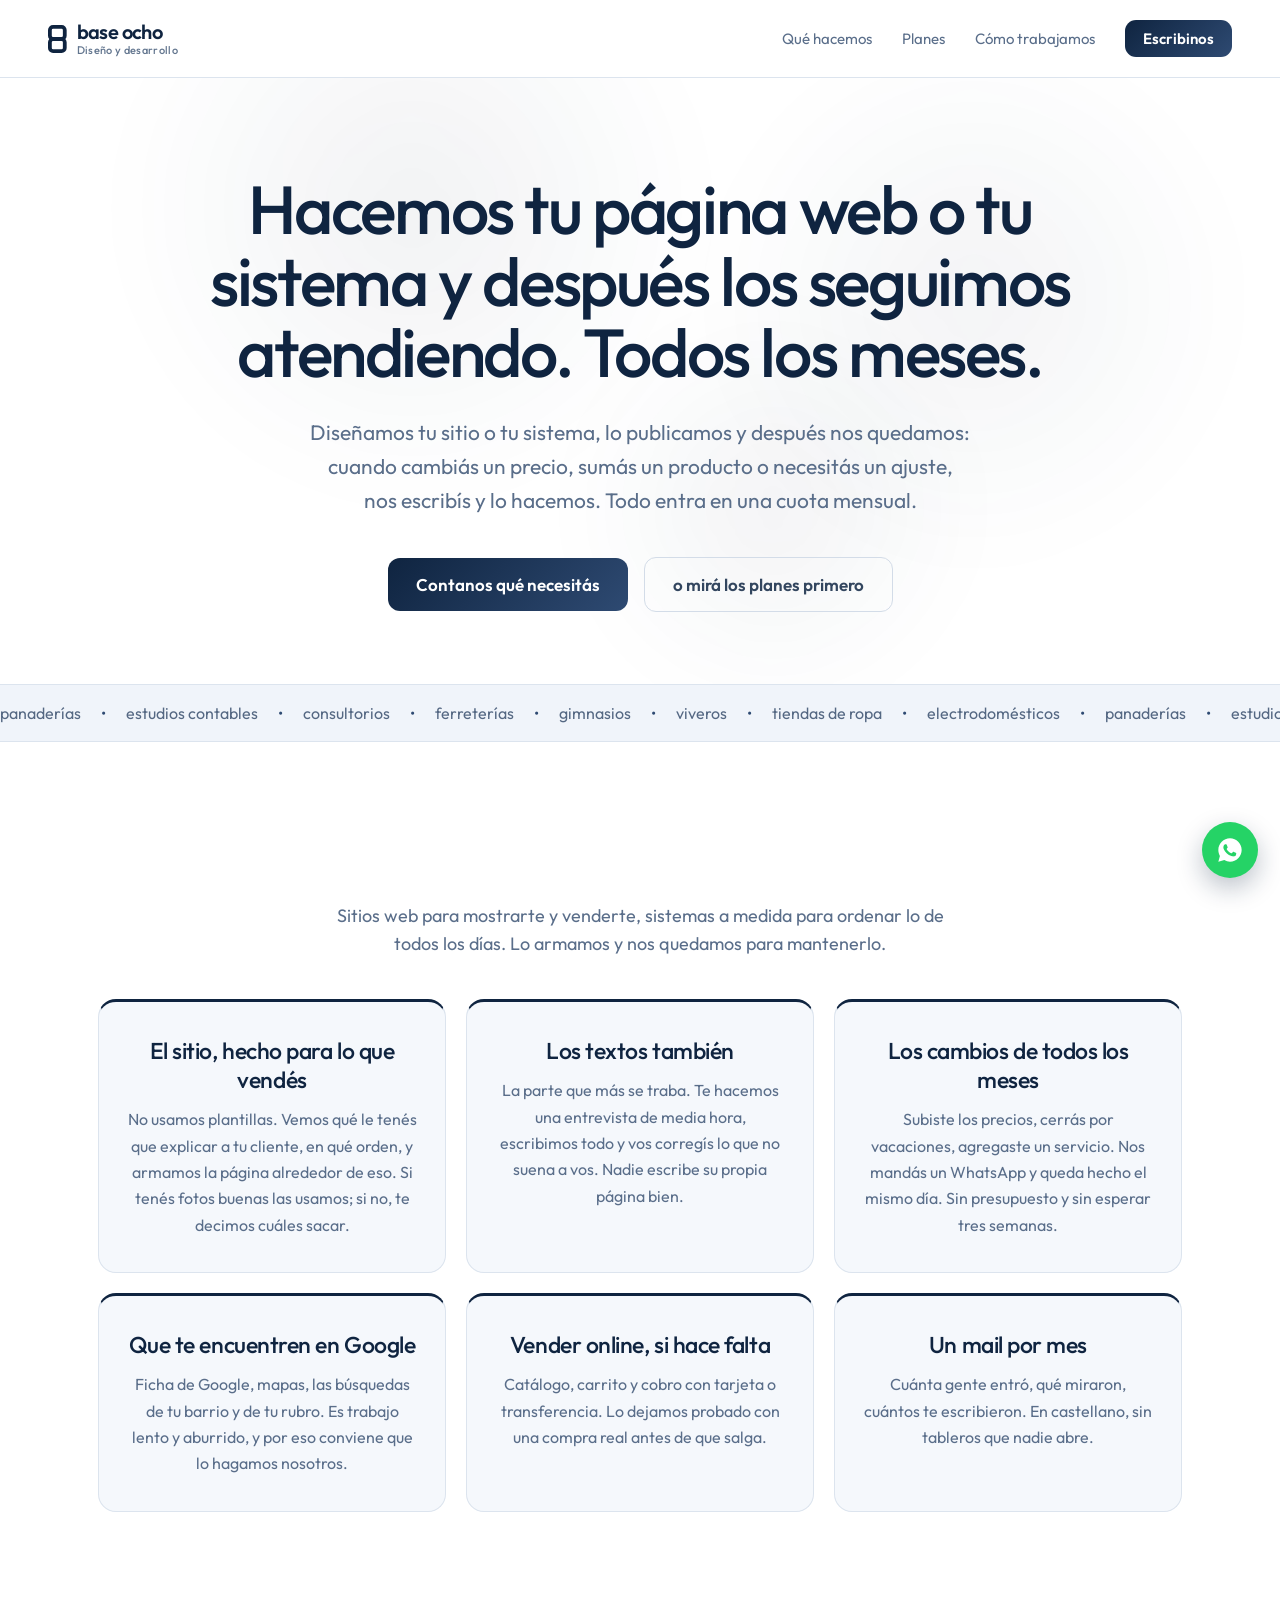
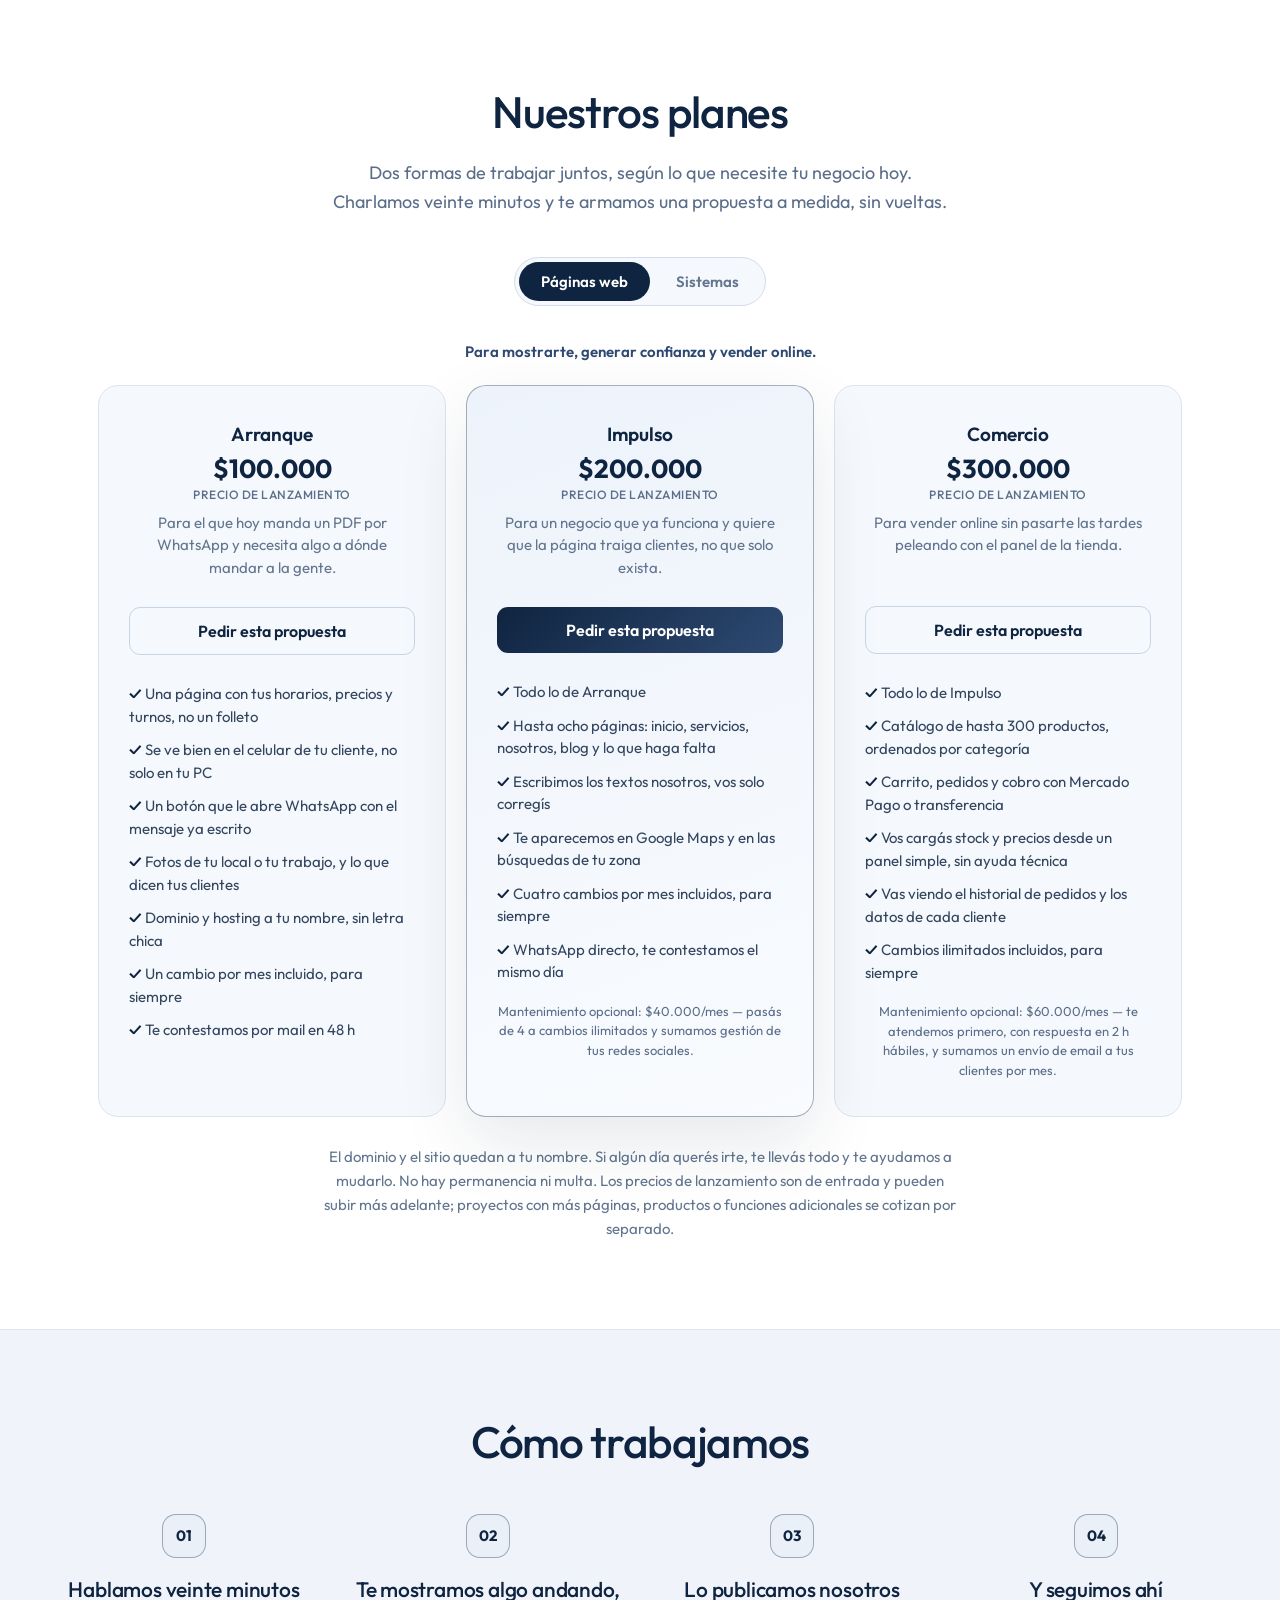
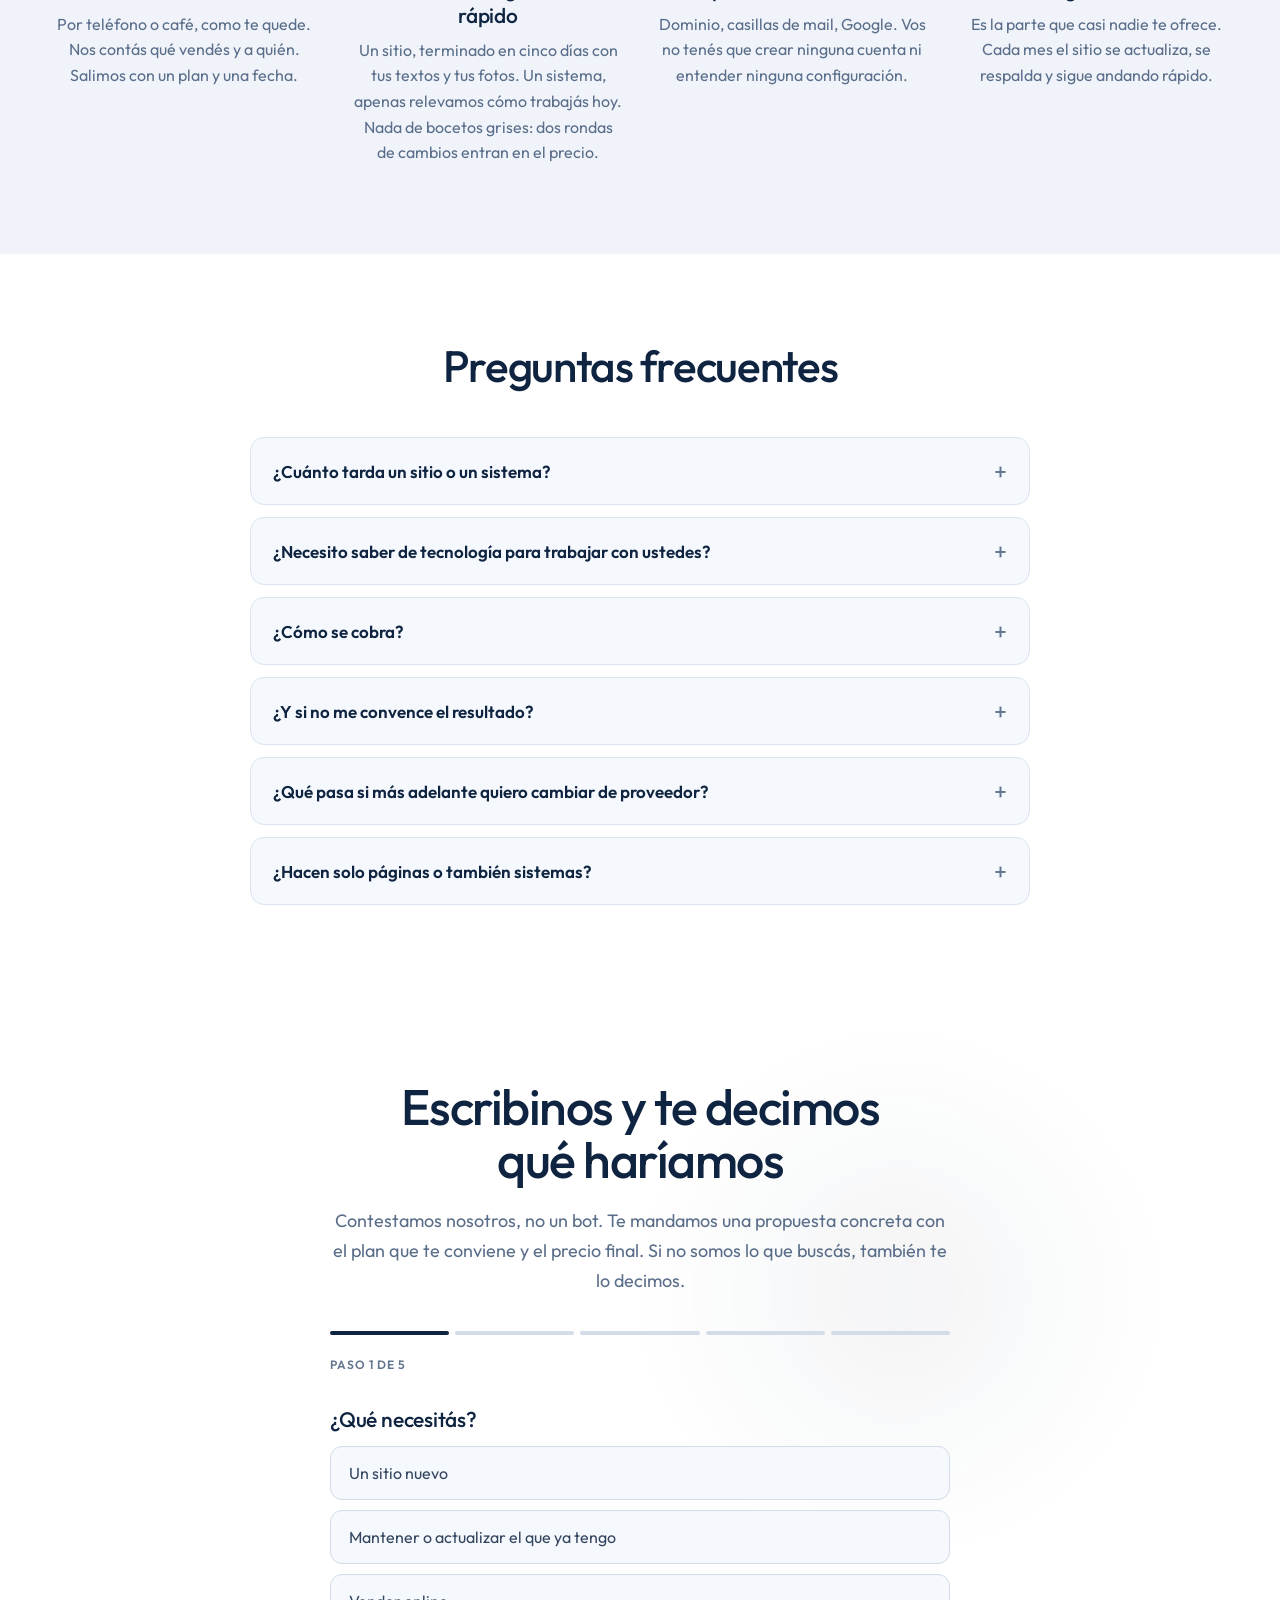
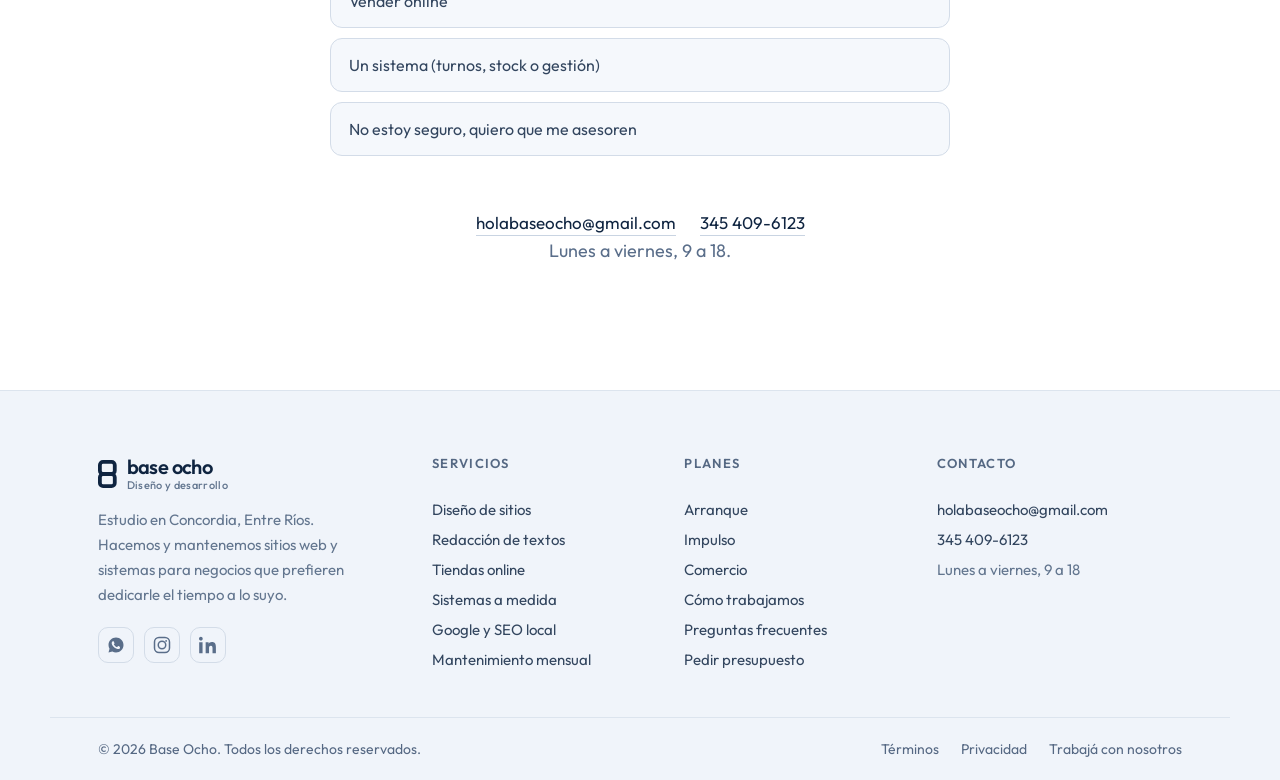
<file: index.html>
<!DOCTYPE html>
<html lang="es">
<head>
<meta charset="UTF-8">
<meta name="viewport" content="width=device-width, initial-scale=1.0">
<title>Base Ocho — Sitios web y sistemas para tu negocio, hechos y mantenidos</title>
<meta name="description" content="Hacemos tu página web o el sistema que tu negocio necesite, y después los seguimos atendiendo, todos los meses. Estudio en Concordia, Entre Ríos.">
<link rel="icon" href="/favicon.svg" type="image/svg+xml">
<link rel="icon" href="/favicon.ico" sizes="any">
<link rel="apple-touch-icon" href="/apple-touch-icon.png">
<meta property="og:type" content="website">
<meta property="og:site_name" content="Base Ocho">
<meta property="og:title" content="Base Ocho — Sitios web y sistemas para tu negocio, hechos y mantenidos">
<meta property="og:description" content="Hacemos tu página web o el sistema que tu negocio necesite, y después los seguimos atendiendo, todos los meses. Estudio en Concordia, Entre Ríos.">
<meta property="og:image" content="https://baseocho.com/assets/og-image.png">
<meta property="og:url" content="https://baseocho.com/">
<meta name="twitter:card" content="summary_large_image">
<link rel="preconnect" href="https://fonts.googleapis.com">
<link rel="preconnect" href="https://fonts.gstatic.com" crossorigin>
<link href="https://fonts.googleapis.com/css2?family=Outfit:wght@300;400;500;600;700&display=swap" rel="stylesheet">
<link rel="stylesheet" href="css/styles.css?v=16">
</head>
<body>

  <header class="site-header">
    <a href="/" class="logo">
      <svg viewBox="0 0 64 96" class="logo-mark" aria-hidden="true">
        <g fill="none" stroke="currentColor" stroke-width="13">
          <rect x="6.5" y="6.5" width="51" height="41" rx="11"></rect>
          <rect x="6.5" y="48.5" width="51" height="41" rx="11"></rect>
        </g>
      </svg>
      <span class="logo-text"><span class="logo-name">base ocho</span><span class="logo-tagline">Diseño y desarrollo</span></span>
    </a>
    <nav class="main-nav">
      <a href="/#hacemos">Qué hacemos</a>
      <a href="/#planes">Planes</a>
      <a href="/#como">Cómo trabajamos</a>
      <a href="/#contacto" class="btn btn-primary btn-small">Escribinos</a>
    </nav>
    <button class="nav-toggle" id="navToggle" aria-label="Abrir menú" aria-expanded="false">
      <span></span><span></span><span></span>
    </button>
  </header>

  <section class="hero">
    <div class="blob blob-a"></div>
    <div class="blob blob-b"></div>
    <div class="blob blob-c"></div>
    <div class="hero-inner">
      <h1 data-reveal>Hacemos tu página web o tu sistema y después <span class="grad-text">los seguimos atendiendo</span>. Todos los meses.</h1>
      <p data-reveal class="hero-lead">Diseñamos tu sitio o tu sistema, lo publicamos y después nos quedamos: cuando cambiás un precio, sumás un producto o necesitás un ajuste, nos escribís y lo hacemos. Todo entra en una cuota mensual.</p>
      <div data-reveal class="hero-ctas">
        <a href="#contacto" class="btn btn-primary btn-large">Contanos qué necesitás</a>
        <a href="#planes" class="btn btn-ghost btn-large">o mirá los planes primero</a>
      </div>
    </div>
  </section>

  <div class="marquee">
    <div class="marquee-track">
      <div class="marquee-group">
        <span>panaderías</span><span class="dot">•</span>
        <span>estudios contables</span><span class="dot">•</span>
        <span>consultorios</span><span class="dot">•</span>
        <span>ferreterías</span><span class="dot">•</span>
        <span>gimnasios</span><span class="dot">•</span>
        <span>viveros</span><span class="dot">•</span>
        <span>tiendas de ropa</span><span class="dot">•</span>
        <span>electrodomésticos</span><span class="dot">•</span>
      </div>
      <div class="marquee-group" aria-hidden="true">
        <span>panaderías</span><span class="dot">•</span>
        <span>estudios contables</span><span class="dot">•</span>
        <span>consultorios</span><span class="dot">•</span>
        <span>ferreterías</span><span class="dot">•</span>
        <span>gimnasios</span><span class="dot">•</span>
        <span>viveros</span><span class="dot">•</span>
        <span>tiendas de ropa</span><span class="dot">•</span>
        <span>electrodomésticos</span><span class="dot">•</span>
      </div>
    </div>
  </div>

  <section id="hacemos" class="section">
    <h2 data-reveal class="section-title">Qué hacemos</h2>
    <p data-reveal class="section-lead">Sitios web para mostrarte y venderte, sistemas a medida para ordenar lo de todos los días. Lo armamos y nos quedamos para mantenerlo.</p>
    <div class="grid grid-3">
      <div data-reveal class="card">
        <h3>El sitio, hecho para lo que vendés</h3>
        <p>No usamos plantillas. Vemos qué le tenés que explicar a tu cliente, en qué orden, y armamos la página alrededor de eso. Si tenés fotos buenas las usamos; si no, te decimos cuáles sacar.</p>
      </div>
      <div data-reveal class="card">
        <h3>Los textos también</h3>
        <p>La parte que más se traba. Te hacemos una entrevista de media hora, escribimos todo y vos corregís lo que no suena a vos. Nadie escribe su propia página bien.</p>
      </div>
      <div data-reveal class="card">
        <h3>Los cambios de todos los meses</h3>
        <p>Subiste los precios, cerrás por vacaciones, agregaste un servicio. Nos mandás un WhatsApp y queda hecho el mismo día. Sin presupuesto y sin esperar tres semanas.</p>
      </div>
      <div data-reveal class="card">
        <h3>Que te encuentren en Google</h3>
        <p>Ficha de Google, mapas, las búsquedas de tu barrio y de tu rubro. Es trabajo lento y aburrido, y por eso conviene que lo hagamos nosotros.</p>
      </div>
      <div data-reveal class="card">
        <h3>Vender online, si hace falta</h3>
        <p>Catálogo, carrito y cobro con tarjeta o transferencia. Lo dejamos probado con una compra real antes de que salga.</p>
      </div>
      <div data-reveal class="card">
        <h3>Un mail por mes</h3>
        <p>Cuánta gente entró, qué miraron, cuántos te escribieron. En castellano, sin tableros que nadie abre.</p>
      </div>
    </div>
  </section>

  <section id="planes" class="section">
    <h2 data-reveal class="section-title">Nuestros planes</h2>
    <p data-reveal class="section-lead">Dos formas de trabajar juntos, según lo que necesite tu negocio hoy. Charlamos veinte minutos y te armamos una propuesta a medida, sin vueltas.</p>

    <div data-reveal class="plan-toggle" role="group" aria-label="Tipo de proyecto">
      <button type="button" class="plan-toggle-btn is-active" data-target="web" aria-pressed="true">Páginas web</button>
      <button type="button" class="plan-toggle-btn" data-target="sistemas" aria-pressed="false">Sistemas</button>
    </div>

    <div class="plan-group" data-group="web">
      <p data-reveal class="plan-group-lead">Para mostrarte, generar confianza y vender online.</p>
      <div class="grid grid-3 pricing-grid">
        <div data-reveal class="plan-card">
          <h3>Arranque</h3>
          <p class="plan-price">$100.000 <span>precio de lanzamiento</span></p>
          <p class="plan-desc">Para el que hoy manda un PDF por WhatsApp y necesita algo a dónde mandar a la gente.</p>
          <a href="#contacto" class="btn btn-outline" data-plan="Arranque">Pedir esta propuesta</a>
          <ul class="plan-features">
            <li>Una página con tus horarios, precios y turnos, no un folleto</li>
            <li>Se ve bien en el celular de tu cliente, no solo en tu PC</li>
            <li>Un botón que le abre WhatsApp con el mensaje ya escrito</li>
            <li>Fotos de tu local o tu trabajo, y lo que dicen tus clientes</li>
            <li>Dominio y hosting a tu nombre, sin letra chica</li>
            <li>Un cambio por mes incluido, para siempre</li>
            <li>Te contestamos por mail en 48 h</li>
          </ul>
        </div>

        <div data-reveal class="plan-card plan-featured">
          <h3>Impulso</h3>
          <p class="plan-price">$200.000 <span>precio de lanzamiento</span></p>
          <p class="plan-desc">Para un negocio que ya funciona y quiere que la página traiga clientes, no que solo exista.</p>
          <a href="#contacto" class="btn btn-primary" data-plan="Impulso">Pedir esta propuesta</a>
          <ul class="plan-features">
            <li>Todo lo de Arranque</li>
            <li>Hasta ocho páginas: inicio, servicios, nosotros, blog y lo que haga falta</li>
            <li>Escribimos los textos nosotros, vos solo corregís</li>
            <li>Te aparecemos en Google Maps y en las búsquedas de tu zona</li>
            <li>Cuatro cambios por mes incluidos, para siempre</li>
            <li>WhatsApp directo, te contestamos el mismo día</li>
          </ul>
          <p class="plan-maintenance">Mantenimiento opcional: $40.000/mes — pasás de 4 a cambios ilimitados y sumamos gestión de tus redes sociales.</p>
        </div>

        <div data-reveal class="plan-card">
          <h3>Comercio</h3>
          <p class="plan-price">$300.000 <span>precio de lanzamiento</span></p>
          <p class="plan-desc">Para vender online sin pasarte las tardes peleando con el panel de la tienda.</p>
          <a href="#contacto" class="btn btn-outline" data-plan="Comercio">Pedir esta propuesta</a>
          <ul class="plan-features">
            <li>Todo lo de Impulso</li>
            <li>Catálogo de hasta 300 productos, ordenados por categoría</li>
            <li>Carrito, pedidos y cobro con Mercado Pago o transferencia</li>
            <li>Vos cargás stock y precios desde un panel simple, sin ayuda técnica</li>
            <li>Vas viendo el historial de pedidos y los datos de cada cliente</li>
            <li>Cambios ilimitados incluidos, para siempre</li>
          </ul>
          <p class="plan-maintenance">Mantenimiento opcional: $60.000/mes — te atendemos primero, con respuesta en 2 h hábiles, y sumamos un envío de email a tus clientes por mes.</p>
        </div>
      </div>
      <p data-reveal class="plans-footnote">El dominio y el sitio quedan a tu nombre. Si algún día querés irte, te llevás todo y te ayudamos a mudarlo. No hay permanencia ni multa. Los precios de lanzamiento son de entrada y pueden subir más adelante; proyectos con más páginas, productos o funciones adicionales se cotizan por separado.</p>
    </div>

    <div class="plan-group" data-group="sistemas" hidden>
      <p data-reveal class="plan-group-lead">Para ordenar lo de adentro: turnos, stock, pedidos y todo lo que hoy resolvés a mano.</p>
      <div class="grid grid-3 pricing-grid">
        <div data-reveal class="plan-card">
          <h3>Agenda</h3>
          <p class="plan-price">$130.000 <span>precio de lanzamiento</span></p>
          <p class="plan-desc">Para el que vive a las corridas con la agenda en un cuaderno o en WhatsApp y se le pisan los turnos.</p>
          <a href="#contacto" class="btn btn-outline" data-plan="Agenda">Pedir esta propuesta</a>
          <ul class="plan-features">
            <li>Calendario de turnos online, las 24 horas</li>
            <li>Recordatorios automáticos por WhatsApp o mail</li>
            <li>Vos manejás horarios, feriados y bloqueos</li>
            <li>Alojamiento del sistema incluido</li>
            <li>Un pedido de cambios por mes, para siempre</li>
            <li>Te contestamos por mail en 48 h</li>
          </ul>
          <p class="plan-maintenance">Mantenimiento opcional: $35.000/mes — pasás de 1 a cambios ilimitados y sumamos soporte directo por WhatsApp.</p>
        </div>

        <div data-reveal class="plan-card plan-featured">
          <h3>Gestión</h3>
          <p class="plan-price">$240.000 <span>precio de lanzamiento</span></p>
          <p class="plan-desc">Para el que ya tiene local o depósito y necesita saber qué tiene, qué vendió y qué falta pedir (no es tienda online: para eso está Comercio).</p>
          <a href="#contacto" class="btn btn-primary" data-plan="Gestión">Pedir esta propuesta</a>
          <ul class="plan-features">
            <li>Catálogo de productos con stock en tiempo real</li>
            <li>Alertas cuando algo se está por terminar</li>
            <li>Reportes simples de ventas por día o por mes</li>
            <li>Alojamiento del sistema incluido</li>
            <li>Cuatro pedidos de cambios por mes, para siempre</li>
            <li>WhatsApp directo, respuesta en el día</li>
          </ul>
          <p class="plan-maintenance">Mantenimiento opcional: $55.000/mes — pasás de 4 a cambios ilimitados y sumamos backups automáticos del sistema.</p>
        </div>

        <div data-reveal class="plan-card">
          <h3>A medida</h3>
          <p class="plan-price">Desde $400.000 <span>precio de lanzamiento</span></p>
          <p class="plan-desc">Para procesos más particulares: turnos con varios profesionales, pedidos con estados, lo que hoy resolvés cruzando planillas.</p>
          <a href="#contacto" class="btn btn-outline" data-plan="Sistema a medida">Pedir esta propuesta</a>
          <ul class="plan-features">
            <li>Relevamos tu proceso real antes de tocar una línea de código</li>
            <li>Usuarios y permisos para vos y tu equipo</li>
            <li>Se conecta con tu web si ya tenés una</li>
            <li>Alojamiento del sistema incluido</li>
            <li>Los cambios que hagan falta, sin tope</li>
            <li>Te atendemos primero: 4 h hábiles</li>
          </ul>
          <p class="plan-maintenance">Mantenimiento opcional: desde $80.000/mes — bajamos el tiempo de respuesta a 2 h hábiles y sumamos una reunión mensual de seguimiento.</p>
        </div>
      </div>
      <p data-reveal class="plans-footnote">El sistema y tu base de datos quedan a tu nombre. Si el día de mañana querés cambiar de proveedor, te ayudamos a exportar todo. Los precios de lanzamiento son de entrada y pueden subir más adelante; procesos más complejos se cotizan por separado.</p>
    </div>
  </section>

  <section id="como" class="section section-alt">
    <h2 data-reveal class="section-title">Cómo trabajamos</h2>
    <div class="grid grid-4">
      <div data-reveal class="step">
        <div class="step-num">01</div>
        <h3>Hablamos veinte minutos</h3>
        <p>Por teléfono o café, como te quede. Nos contás qué vendés y a quién. Salimos con un plan y una fecha.</p>
      </div>
      <div data-reveal class="step">
        <div class="step-num">02</div>
        <h3>Te mostramos algo andando, rápido</h3>
        <p>Un sitio, terminado en cinco días con tus textos y tus fotos. Un sistema, apenas relevamos cómo trabajás hoy. Nada de bocetos grises: dos rondas de cambios entran en el precio.</p>
      </div>
      <div data-reveal class="step">
        <div class="step-num">03</div>
        <h3>Lo publicamos nosotros</h3>
        <p>Dominio, casillas de mail, Google. Vos no tenés que crear ninguna cuenta ni entender ninguna configuración.</p>
      </div>
      <div data-reveal class="step">
        <div class="step-num">04</div>
        <h3>Y seguimos ahí</h3>
        <p>Es la parte que casi nadie te ofrece. Cada mes el sitio se actualiza, se respalda y sigue andando rápido.</p>
      </div>
    </div>
  </section>

  <section id="faq" class="section">
    <h2 data-reveal class="section-title">Preguntas frecuentes</h2>
    <div data-reveal class="faq-list">
      <details class="faq-item">
        <summary>¿Cuánto tarda un sitio o un sistema?</summary>
        <p>Un sitio web, cinco días desde que tenemos tus textos y fotos. Un sistema depende de cuánto haya que relevar de tu proceso actual; te decimos el plazo concreto apenas hablamos.</p>
      </details>
      <details class="faq-item">
        <summary>¿Necesito saber de tecnología para trabajar con ustedes?</summary>
        <p>No. Nos ocupamos del dominio, el hosting y la publicación; vos no tenés que crear ninguna cuenta ni entender ninguna configuración.</p>
      </details>
      <details class="faq-item">
        <summary>¿Cómo se cobra?</summary>
        <p>Los planes se pagan por adelantado, mensual o anual según lo que prefieras. El monto y las condiciones quedan definidos en la propuesta que te mandamos antes de empezar.</p>
      </details>
      <details class="faq-item">
        <summary>¿Y si no me convence el resultado?</summary>
        <p>Dos rondas de cambios entran en el precio inicial, y después cada plan incluye pedidos de cambios mensuales. Si en algún momento no somos lo que buscás, también te lo decimos nosotros.</p>
      </details>
      <details class="faq-item">
        <summary>¿Qué pasa si más adelante quiero cambiar de proveedor?</summary>
        <p>El sitio, el sistema, el dominio y tu base de datos quedan siempre a tu nombre. Te ayudamos a migrar todo, sin permanencia mínima ni multa por cancelación.</p>
      </details>
      <details class="faq-item">
        <summary>¿Hacen solo páginas o también sistemas?</summary>
        <p>Las dos cosas. Sitios web para mostrarte y vender, y sistemas a medida (turnos, stock, gestión) para ordenar lo de todos los días. Podés ver los planes de cada uno más arriba.</p>
      </details>
    </div>
  </section>

  <section id="contacto" class="section contact-section">
    <div class="blob blob-b contact-blob"></div>
    <div data-reveal class="contact-inner">
      <h2>Escribinos y te decimos qué haríamos</h2>
      <p>Contestamos nosotros, no un bot. Te mandamos una propuesta concreta con el plan que te conviene y el precio final. Si no somos lo que buscás, también te lo decimos.</p>
      <form class="contact-form wizard" id="contactForm" novalidate>
        <input type="hidden" name="access_key" value="b68c5ffe-19f3-4be8-bc6c-a0a4025feb66">
        <input type="hidden" name="subject" value="Nuevo mensaje desde el sitio de Base Ocho">
        <input type="checkbox" name="botcheck" tabindex="-1" autocomplete="off" aria-hidden="true" style="display:none">
        <input type="hidden" name="plan_elegido" id="planElegido" value="">

        <p class="wizard-plan-banner" id="wizardPlanBanner" hidden>
          Pedís una propuesta para <strong id="wizardPlanName"></strong>.
          <button type="button" id="wizardPlanReset" class="link-reset">No es este plan</button>
        </p>

        <div class="wizard-progress" aria-hidden="true">
          <span class="segment is-filled"></span>
          <span class="segment"></span>
          <span class="segment"></span>
          <span class="segment"></span>
          <span class="segment"></span>
        </div>
        <p class="wizard-step-count">Paso <span id="wizardStepNum">1</span> de 5</p>

        <div class="wizard-step is-active" data-step="1">
          <h3 class="wizard-question">¿Qué necesitás?</h3>
          <div class="option-cards">
            <label class="option-card">
              <input type="radio" name="necesita" value="Un sitio nuevo" required>
              <span>Un sitio nuevo</span>
            </label>
            <label class="option-card">
              <input type="radio" name="necesita" value="Mantener o actualizar el que ya tengo">
              <span>Mantener o actualizar el que ya tengo</span>
            </label>
            <label class="option-card">
              <input type="radio" name="necesita" value="Vender online">
              <span>Vender online</span>
            </label>
            <label class="option-card">
              <input type="radio" name="necesita" value="Un sistema (turnos, stock o gestión)">
              <span>Un sistema (turnos, stock o gestión)</span>
            </label>
            <label class="option-card">
              <input type="radio" name="necesita" value="No estoy seguro, quiero que me asesoren">
              <span>No estoy seguro, quiero que me asesoren</span>
            </label>
          </div>
        </div>

        <div class="wizard-step" data-step="2">
          <h3 class="wizard-question">¿Ya tenés algo armado (sitio o sistema)?</h3>
          <div class="option-cards">
            <label class="option-card">
              <input type="radio" name="tiene_algo" value="Sí" required>
              <span>Sí</span>
            </label>
            <label class="option-card">
              <input type="radio" name="tiene_algo" value="No">
              <span>No</span>
            </label>
          </div>
          <div class="wizard-nav">
            <button type="button" class="btn btn-ghost wizard-back">Atrás</button>
          </div>
        </div>

        <div class="wizard-step" data-step="3">
          <h3 class="wizard-question">¿A qué se dedica tu negocio?</h3>
          <input type="text" name="negocio" placeholder="Ej: panadería, estudio contable, gimnasio…" required>
          <div class="wizard-nav">
            <button type="button" class="btn btn-ghost wizard-back">Atrás</button>
            <button type="button" class="btn btn-primary wizard-next">Siguiente</button>
          </div>
        </div>

        <div class="wizard-step" data-step="4">
          <h3 class="wizard-question">Contanos algo más <span class="wizard-optional">(opcional)</span></h3>
          <textarea name="mensaje" rows="4" placeholder="Cualquier detalle que te sirva compartir"></textarea>
          <div class="wizard-nav">
            <button type="button" class="btn btn-ghost wizard-back">Atrás</button>
            <button type="button" class="btn btn-primary wizard-next">Siguiente</button>
          </div>
        </div>

        <div class="wizard-step" data-step="5">
          <h3 class="wizard-question">Por último, ¿cómo te contactamos?</h3>
          <input type="text" name="nombre" placeholder="Cómo te llamás" required>
          <input type="text" name="contacto" placeholder="Mail o WhatsApp" required>
          <div class="wizard-nav">
            <button type="button" class="btn btn-ghost wizard-back">Atrás</button>
            <button type="submit" class="btn btn-primary">Mandar</button>
          </div>
        </div>
      </form>
      <p class="form-status" id="formStatus" role="status" aria-live="polite"></p>
      <div class="contact-links">
        <a href="mailto:holabaseocho@gmail.com?subject=Consulta%20desde%20la%20web&body=Hola%20Base%20Ocho%2C%20te%20escribo%20porque%20">holabaseocho@gmail.com</a>
        <a href="tel:+5493454096123">345 409-6123</a>
      </div>
      <p class="contact-hours">Lunes a viernes, 9 a 18.</p>
    </div>
  </section>

  <footer class="site-footer">
    <div class="footer-grid">
      <div class="footer-brand">
        <div class="logo">
          <svg viewBox="0 0 64 96" class="logo-mark" aria-hidden="true">
            <g fill="none" stroke="currentColor" stroke-width="13">
              <rect x="6.5" y="6.5" width="51" height="41" rx="11"></rect>
              <rect x="6.5" y="48.5" width="51" height="41" rx="11"></rect>
            </g>
          </svg>
          <span class="logo-text"><span class="logo-name">base ocho</span><span class="logo-tagline">Diseño y desarrollo</span></span>
        </div>
        <p>Estudio en Concordia, Entre Ríos. Hacemos y mantenemos sitios web y sistemas para negocios que prefieren dedicarle el tiempo a lo suyo.</p>
        <div class="social-links">
          <a href="https://wa.me/5493454096123?text=Hola%20Base%20Ocho!%20Te%20escribo%20porque%20" aria-label="WhatsApp" target="_blank" rel="noopener"><svg viewBox="0 0 24 24" fill="currentColor" aria-hidden="true"><path d="M12 2C6.48 2 2 6.48 2 12c0 1.85.5 3.58 1.35 5.05L2 22l5.13-1.35A9.94 9.94 0 0 0 12 22c5.52 0 10-4.48 10-10S17.52 2 12 2zm5.2 14.2c-.22.62-1.28 1.2-1.77 1.24-.45.05-.98.24-3.3-.7-2.78-1.14-4.56-3.98-4.7-4.16-.14-.18-1.12-1.49-1.12-2.84 0-1.35.71-2.02.96-2.3.25-.27.55-.34.73-.34h.53c.17 0 .4-.03.62.48.22.51.75 1.77.82 1.9.07.13.11.28.02.46-.09.18-.14.29-.27.45-.14.16-.29.35-.41.47-.14.14-.28.29-.12.57.16.28.72 1.19 1.55 1.93 1.06.95 1.96 1.24 2.24 1.38.28.14.44.12.6-.07.16-.19.68-.79.86-1.06.18-.27.36-.22.6-.13.24.09 1.53.72 1.79.85.26.13.44.2.5.31.06.11.06.63-.16 1.25z"/></svg></a>
          <a href="/#contacto" aria-label="Instagram"><svg viewBox="0 0 24 24" fill="none" stroke="currentColor" stroke-width="2" aria-hidden="true"><rect x="2" y="2" width="20" height="20" rx="6"/><circle cx="12" cy="12" r="5"/><circle cx="17.5" cy="6.5" r="1.2" fill="currentColor" stroke="none"/></svg></a>
          <a href="/#contacto" aria-label="LinkedIn"><svg viewBox="0 0 24 24" fill="currentColor" aria-hidden="true"><path d="M4.98 3.5C4.98 4.88 3.87 6 2.49 6S0 4.88 0 3.5 1.11 1 2.49 1s2.49 1.12 2.49 2.5zM.24 8.25h4.5V23h-4.5V8.25zM8.5 8.25h4.31v2.01h.06c.6-1.14 2.07-2.34 4.26-2.34 4.56 0 5.4 3 5.4 6.9V23h-4.5v-6.5c0-1.55-.03-3.55-2.16-3.55-2.17 0-2.5 1.7-2.5 3.44V23h-4.5V8.25z"/></svg></a>
        </div>
      </div>
      <div class="footer-col">
        <div class="footer-heading">Servicios</div>
        <a href="/#hacemos">Diseño de sitios</a>
        <a href="/#hacemos">Redacción de textos</a>
        <a href="/#hacemos">Tiendas online</a>
        <a href="/#planes">Sistemas a medida</a>
        <a href="/#hacemos">Google y SEO local</a>
        <a href="/#hacemos">Mantenimiento mensual</a>
      </div>
      <div class="footer-col">
        <div class="footer-heading">Planes</div>
        <a href="/#planes">Arranque</a>
        <a href="/#planes">Impulso</a>
        <a href="/#planes">Comercio</a>
        <a href="/#como">Cómo trabajamos</a>
        <a href="/#faq">Preguntas frecuentes</a>
        <a href="/#contacto">Pedir presupuesto</a>
      </div>
      <div class="footer-col">
        <div class="footer-heading">Contacto</div>
        <a href="mailto:holabaseocho@gmail.com?subject=Consulta%20desde%20la%20web&body=Hola%20Base%20Ocho%2C%20te%20escribo%20porque%20">holabaseocho@gmail.com</a>
        <a href="tel:+5493454096123">345 409-6123</a>
        <span class="muted">Lunes a viernes, 9 a 18</span>
      </div>
    </div>
    <div class="footer-bottom">
      <span>© 2026 Base Ocho. Todos los derechos reservados.</span>
      <div class="footer-bottom-links">
        <a href="/terminos">Términos</a>
        <a href="/privacidad">Privacidad</a>
        <a href="/trabaja-con-nosotros">Trabajá con nosotros</a>
      </div>
    </div>
  </footer>

  <a href="https://wa.me/5493454096123?text=Hola%20Base%20Ocho!%20Te%20escribo%20porque%20" class="whatsapp-float" target="_blank" rel="noopener" aria-label="Escribinos por WhatsApp">
    <svg viewBox="0 0 24 24" fill="currentColor" aria-hidden="true"><path d="M12 2C6.48 2 2 6.48 2 12c0 1.85.5 3.58 1.35 5.05L2 22l5.13-1.35A9.94 9.94 0 0 0 12 22c5.52 0 10-4.48 10-10S17.52 2 12 2zm5.2 14.2c-.22.62-1.28 1.2-1.77 1.24-.45.05-.98.24-3.3-.7-2.78-1.14-4.56-3.98-4.7-4.16-.14-.18-1.12-1.49-1.12-2.84 0-1.35.71-2.02.96-2.3.25-.27.55-.34.73-.34h.53c.17 0 .4-.03.62.48.22.51.75 1.77.82 1.9.07.13.11.28.02.46-.09.18-.14.29-.27.45-.14.16-.29.35-.41.47-.14.14-.28.29-.12.57.16.28.72 1.19 1.55 1.93 1.06.95 1.96 1.24 2.24 1.38.28.14.44.12.6-.07.16-.19.68-.79.86-1.06.18-.27.36-.22.6-.13.24.09 1.53.72 1.79.85.26.13.44.2.5.31.06.11.06.63-.16 1.25z"/></svg>
  </a>

  <script src="js/script.js?v=11"></script>
</body>
</html>
</file>
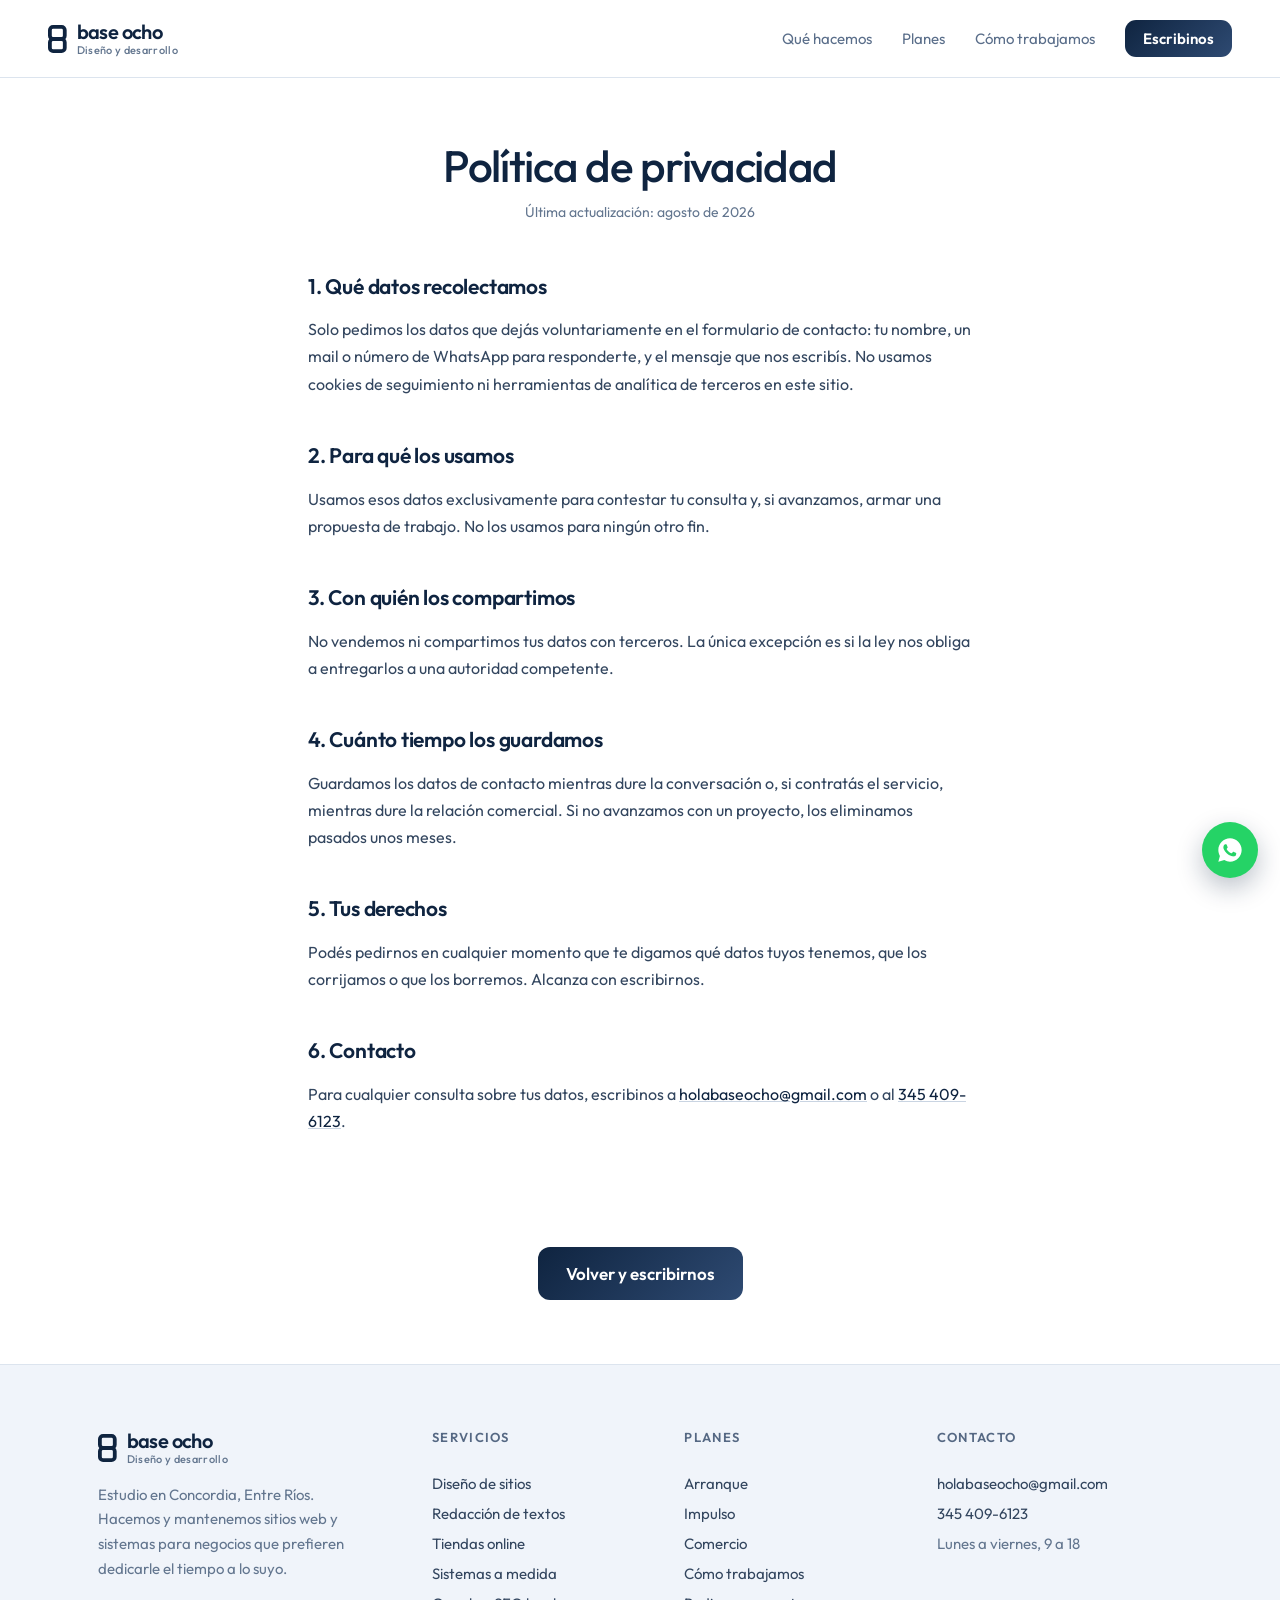
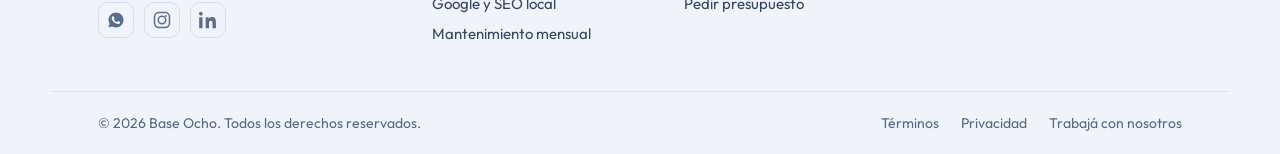
<file: privacidad.html>
<!DOCTYPE html>
<html lang="es">
<head>
<meta charset="UTF-8">
<meta name="viewport" content="width=device-width, initial-scale=1.0">
<title>Política de privacidad — Base Ocho</title>
<meta name="description" content="Cómo maneja Base Ocho los datos que dejás en el formulario de contacto.">
<link rel="icon" href="/favicon.svg" type="image/svg+xml">
<link rel="icon" href="/favicon.ico" sizes="any">
<link rel="apple-touch-icon" href="/apple-touch-icon.png">
<meta property="og:type" content="website">
<meta property="og:site_name" content="Base Ocho">
<meta property="og:title" content="Política de privacidad — Base Ocho">
<meta property="og:description" content="Cómo maneja Base Ocho los datos que dejás en el formulario de contacto.">
<meta property="og:image" content="https://baseocho.com/assets/og-image.png">
<meta property="og:url" content="https://baseocho.com/privacidad">
<meta name="twitter:card" content="summary_large_image">
<link rel="preconnect" href="https://fonts.googleapis.com">
<link rel="preconnect" href="https://fonts.gstatic.com" crossorigin>
<link href="https://fonts.googleapis.com/css2?family=Outfit:wght@300;400;500;600;700&display=swap" rel="stylesheet">
<link rel="stylesheet" href="css/styles.css?v=16">
</head>
<body>

  <header class="site-header">
    <a href="/" class="logo">
      <svg viewBox="0 0 64 96" class="logo-mark" aria-hidden="true">
        <g fill="none" stroke="currentColor" stroke-width="13">
          <rect x="6.5" y="6.5" width="51" height="41" rx="11"></rect>
          <rect x="6.5" y="48.5" width="51" height="41" rx="11"></rect>
        </g>
      </svg>
      <span class="logo-text"><span class="logo-name">base ocho</span><span class="logo-tagline">Diseño y desarrollo</span></span>
    </a>
    <nav class="main-nav">
      <a href="/#hacemos">Qué hacemos</a>
      <a href="/#planes">Planes</a>
      <a href="/#como">Cómo trabajamos</a>
      <a href="/#contacto" class="btn btn-primary btn-small">Escribinos</a>
    </nav>
    <button class="nav-toggle" id="navToggle" aria-label="Abrir menú" aria-expanded="false">
      <span></span><span></span><span></span>
    </button>
  </header>

  <div class="page-hero">
    <h1>Política de privacidad</h1>
    <p class="page-updated">Última actualización: agosto de 2026</p>
  </div>

  <div class="legal-content">
    <h2>1. Qué datos recolectamos</h2>
    <p>Solo pedimos los datos que dejás voluntariamente en el formulario de contacto: tu nombre, un mail o número de WhatsApp para responderte, y el mensaje que nos escribís. No usamos cookies de seguimiento ni herramientas de analítica de terceros en este sitio.</p>

    <h2>2. Para qué los usamos</h2>
    <p>Usamos esos datos exclusivamente para contestar tu consulta y, si avanzamos, armar una propuesta de trabajo. No los usamos para ningún otro fin.</p>

    <h2>3. Con quién los compartimos</h2>
    <p>No vendemos ni compartimos tus datos con terceros. La única excepción es si la ley nos obliga a entregarlos a una autoridad competente.</p>

    <h2>4. Cuánto tiempo los guardamos</h2>
    <p>Guardamos los datos de contacto mientras dure la conversación o, si contratás el servicio, mientras dure la relación comercial. Si no avanzamos con un proyecto, los eliminamos pasados unos meses.</p>

    <h2>5. Tus derechos</h2>
    <p>Podés pedirnos en cualquier momento que te digamos qué datos tuyos tenemos, que los corrijamos o que los borremos. Alcanza con escribirnos.</p>

    <h2>6. Contacto</h2>
    <p>Para cualquier consulta sobre tus datos, escribinos a <a href="mailto:holabaseocho@gmail.com?subject=Consulta%20desde%20la%20web&body=Hola%20Base%20Ocho%2C%20te%20escribo%20porque%20">holabaseocho@gmail.com</a> o al <a href="tel:+5493454096123">345 409-6123</a>.</p>
  </div>

  <div class="page-cta">
    <a href="/#contacto" class="btn btn-primary btn-large">Volver y escribirnos</a>
  </div>

  <footer class="site-footer">
    <div class="footer-grid">
      <div class="footer-brand">
        <div class="logo">
          <svg viewBox="0 0 64 96" class="logo-mark" aria-hidden="true">
            <g fill="none" stroke="currentColor" stroke-width="13">
              <rect x="6.5" y="6.5" width="51" height="41" rx="11"></rect>
              <rect x="6.5" y="48.5" width="51" height="41" rx="11"></rect>
            </g>
          </svg>
          <span class="logo-text"><span class="logo-name">base ocho</span><span class="logo-tagline">Diseño y desarrollo</span></span>
        </div>
        <p>Estudio en Concordia, Entre Ríos. Hacemos y mantenemos sitios web y sistemas para negocios que prefieren dedicarle el tiempo a lo suyo.</p>
        <div class="social-links">
          <a href="https://wa.me/5493454096123?text=Hola%20Base%20Ocho!%20Te%20escribo%20porque%20" aria-label="WhatsApp" target="_blank" rel="noopener"><svg viewBox="0 0 24 24" fill="currentColor" aria-hidden="true"><path d="M12 2C6.48 2 2 6.48 2 12c0 1.85.5 3.58 1.35 5.05L2 22l5.13-1.35A9.94 9.94 0 0 0 12 22c5.52 0 10-4.48 10-10S17.52 2 12 2zm5.2 14.2c-.22.62-1.28 1.2-1.77 1.24-.45.05-.98.24-3.3-.7-2.78-1.14-4.56-3.98-4.7-4.16-.14-.18-1.12-1.49-1.12-2.84 0-1.35.71-2.02.96-2.3.25-.27.55-.34.73-.34h.53c.17 0 .4-.03.62.48.22.51.75 1.77.82 1.9.07.13.11.28.02.46-.09.18-.14.29-.27.45-.14.16-.29.35-.41.47-.14.14-.28.29-.12.57.16.28.72 1.19 1.55 1.93 1.06.95 1.96 1.24 2.24 1.38.28.14.44.12.6-.07.16-.19.68-.79.86-1.06.18-.27.36-.22.6-.13.24.09 1.53.72 1.79.85.26.13.44.2.5.31.06.11.06.63-.16 1.25z"/></svg></a>
          <a href="/#contacto" aria-label="Instagram"><svg viewBox="0 0 24 24" fill="none" stroke="currentColor" stroke-width="2" aria-hidden="true"><rect x="2" y="2" width="20" height="20" rx="6"/><circle cx="12" cy="12" r="5"/><circle cx="17.5" cy="6.5" r="1.2" fill="currentColor" stroke="none"/></svg></a>
          <a href="/#contacto" aria-label="LinkedIn"><svg viewBox="0 0 24 24" fill="currentColor" aria-hidden="true"><path d="M4.98 3.5C4.98 4.88 3.87 6 2.49 6S0 4.88 0 3.5 1.11 1 2.49 1s2.49 1.12 2.49 2.5zM.24 8.25h4.5V23h-4.5V8.25zM8.5 8.25h4.31v2.01h.06c.6-1.14 2.07-2.34 4.26-2.34 4.56 0 5.4 3 5.4 6.9V23h-4.5v-6.5c0-1.55-.03-3.55-2.16-3.55-2.17 0-2.5 1.7-2.5 3.44V23h-4.5V8.25z"/></svg></a>
        </div>
      </div>
      <div class="footer-col">
        <div class="footer-heading">Servicios</div>
        <a href="/#hacemos">Diseño de sitios</a>
        <a href="/#hacemos">Redacción de textos</a>
        <a href="/#hacemos">Tiendas online</a>
        <a href="/#planes">Sistemas a medida</a>
        <a href="/#hacemos">Google y SEO local</a>
        <a href="/#hacemos">Mantenimiento mensual</a>
      </div>
      <div class="footer-col">
        <div class="footer-heading">Planes</div>
        <a href="/#planes">Arranque</a>
        <a href="/#planes">Impulso</a>
        <a href="/#planes">Comercio</a>
        <a href="/#como">Cómo trabajamos</a>
        <a href="/#contacto">Pedir presupuesto</a>
      </div>
      <div class="footer-col">
        <div class="footer-heading">Contacto</div>
        <a href="mailto:holabaseocho@gmail.com?subject=Consulta%20desde%20la%20web&body=Hola%20Base%20Ocho%2C%20te%20escribo%20porque%20">holabaseocho@gmail.com</a>
        <a href="tel:+5493454096123">345 409-6123</a>
        <span class="muted">Lunes a viernes, 9 a 18</span>
      </div>
    </div>
    <div class="footer-bottom">
      <span>© 2026 Base Ocho. Todos los derechos reservados.</span>
      <div class="footer-bottom-links">
        <a href="/terminos">Términos</a>
        <a href="/privacidad">Privacidad</a>
        <a href="/trabaja-con-nosotros">Trabajá con nosotros</a>
      </div>
    </div>
  </footer>

  <a href="https://wa.me/5493454096123?text=Hola%20Base%20Ocho!%20Te%20escribo%20porque%20" class="whatsapp-float" target="_blank" rel="noopener" aria-label="Escribinos por WhatsApp">
    <svg viewBox="0 0 24 24" fill="currentColor" aria-hidden="true"><path d="M12 2C6.48 2 2 6.48 2 12c0 1.85.5 3.58 1.35 5.05L2 22l5.13-1.35A9.94 9.94 0 0 0 12 22c5.52 0 10-4.48 10-10S17.52 2 12 2zm5.2 14.2c-.22.62-1.28 1.2-1.77 1.24-.45.05-.98.24-3.3-.7-2.78-1.14-4.56-3.98-4.7-4.16-.14-.18-1.12-1.49-1.12-2.84 0-1.35.71-2.02.96-2.3.25-.27.55-.34.73-.34h.53c.17 0 .4-.03.62.48.22.51.75 1.77.82 1.9.07.13.11.28.02.46-.09.18-.14.29-.27.45-.14.16-.29.35-.41.47-.14.14-.28.29-.12.57.16.28.72 1.19 1.55 1.93 1.06.95 1.96 1.24 2.24 1.38.28.14.44.12.6-.07.16-.19.68-.79.86-1.06.18-.27.36-.22.6-.13.24.09 1.53.72 1.79.85.26.13.44.2.5.31.06.11.06.63-.16 1.25z"/></svg>
  </a>

  <script src="js/script.js?v=11"></script>
</body>
</html>
</file>
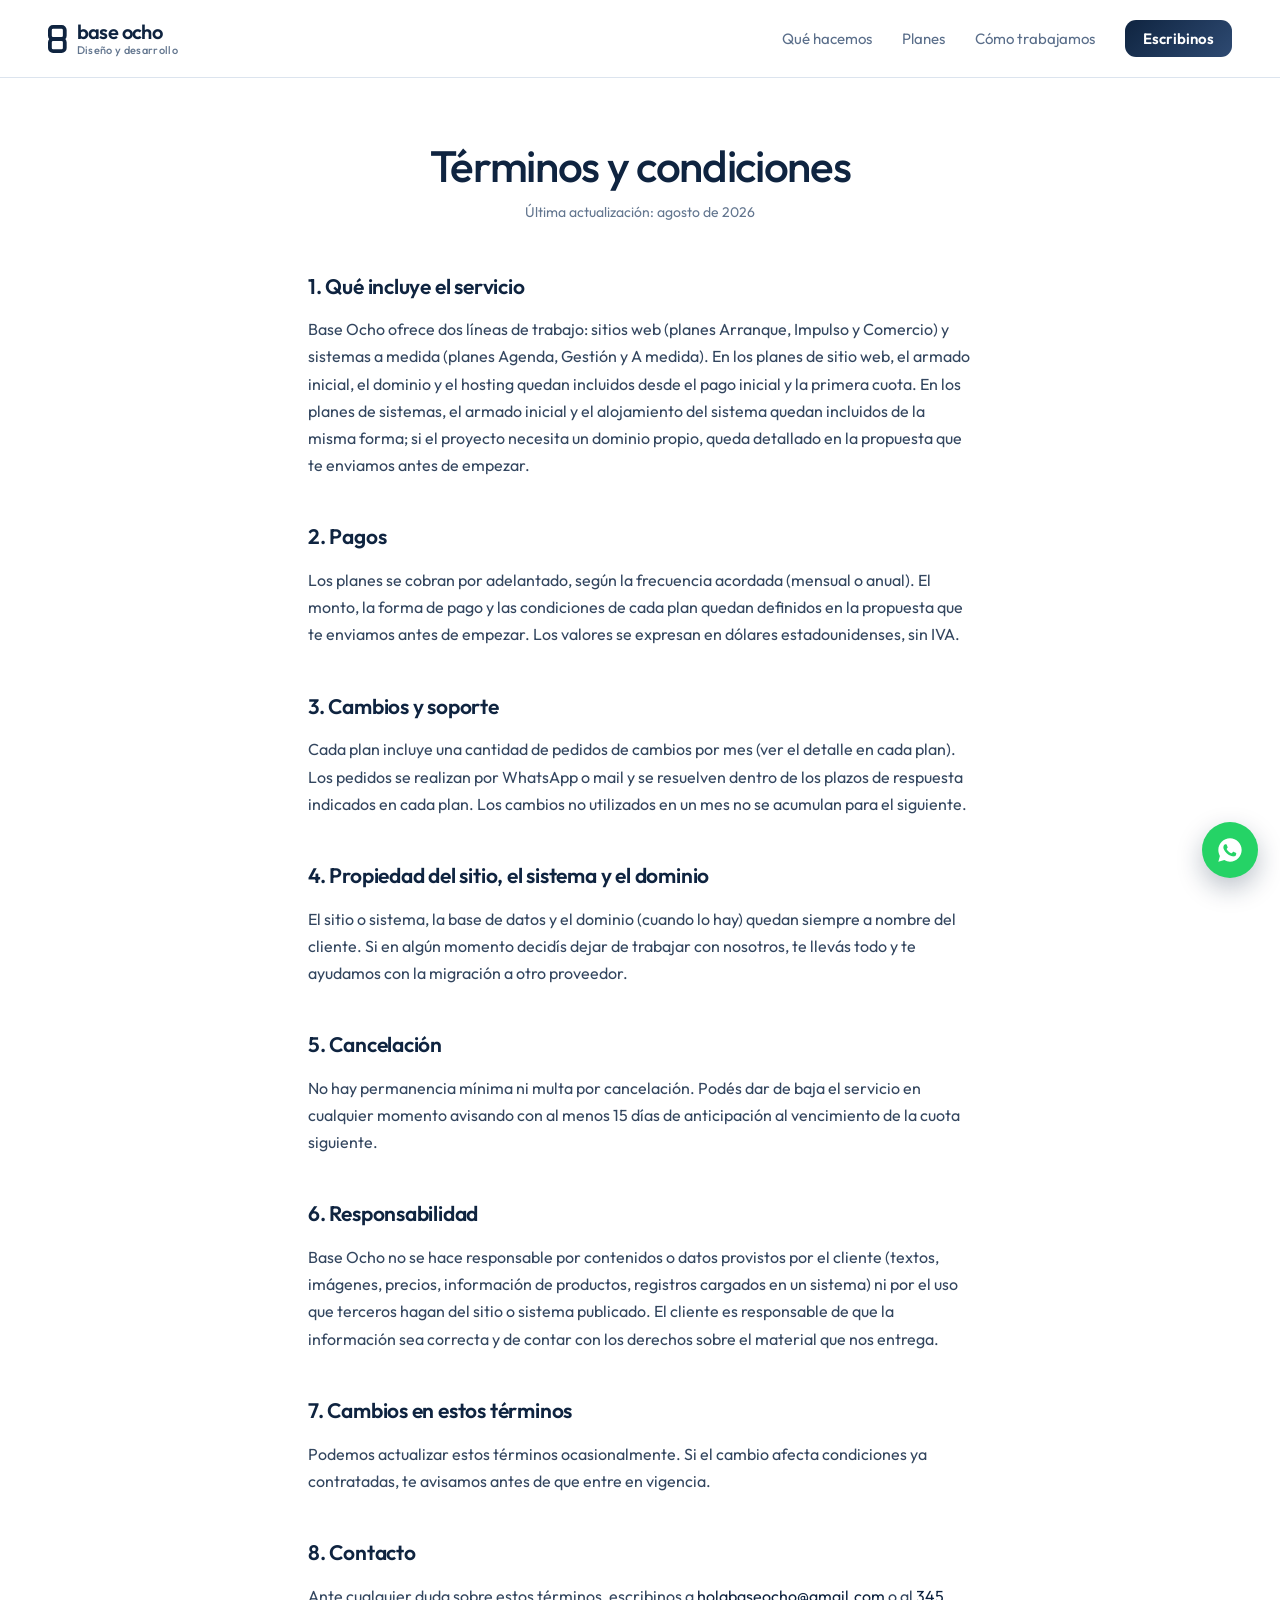
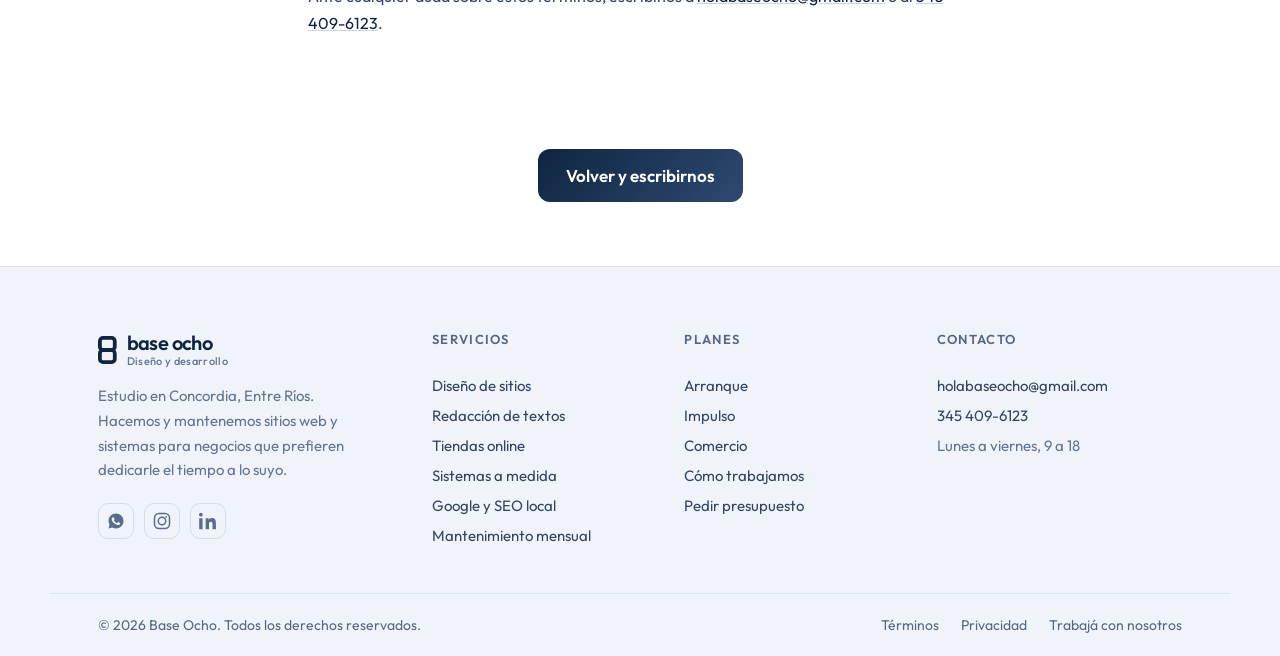
<file: terminos.html>
<!DOCTYPE html>
<html lang="es">
<head>
<meta charset="UTF-8">
<meta name="viewport" content="width=device-width, initial-scale=1.0">
<title>Términos y condiciones — Base Ocho</title>
<meta name="description" content="Términos y condiciones del servicio de diseño y mantenimiento web de Base Ocho.">
<link rel="icon" href="/favicon.svg" type="image/svg+xml">
<link rel="icon" href="/favicon.ico" sizes="any">
<link rel="apple-touch-icon" href="/apple-touch-icon.png">
<meta property="og:type" content="website">
<meta property="og:site_name" content="Base Ocho">
<meta property="og:title" content="Términos y condiciones — Base Ocho">
<meta property="og:description" content="Términos y condiciones del servicio de diseño y mantenimiento web de Base Ocho.">
<meta property="og:image" content="https://baseocho.com/assets/og-image.png">
<meta property="og:url" content="https://baseocho.com/terminos">
<meta name="twitter:card" content="summary_large_image">
<link rel="preconnect" href="https://fonts.googleapis.com">
<link rel="preconnect" href="https://fonts.gstatic.com" crossorigin>
<link href="https://fonts.googleapis.com/css2?family=Outfit:wght@300;400;500;600;700&display=swap" rel="stylesheet">
<link rel="stylesheet" href="css/styles.css?v=16">
</head>
<body>

  <header class="site-header">
    <a href="/" class="logo">
      <svg viewBox="0 0 64 96" class="logo-mark" aria-hidden="true">
        <g fill="none" stroke="currentColor" stroke-width="13">
          <rect x="6.5" y="6.5" width="51" height="41" rx="11"></rect>
          <rect x="6.5" y="48.5" width="51" height="41" rx="11"></rect>
        </g>
      </svg>
      <span class="logo-text"><span class="logo-name">base ocho</span><span class="logo-tagline">Diseño y desarrollo</span></span>
    </a>
    <nav class="main-nav">
      <a href="/#hacemos">Qué hacemos</a>
      <a href="/#planes">Planes</a>
      <a href="/#como">Cómo trabajamos</a>
      <a href="/#contacto" class="btn btn-primary btn-small">Escribinos</a>
    </nav>
    <button class="nav-toggle" id="navToggle" aria-label="Abrir menú" aria-expanded="false">
      <span></span><span></span><span></span>
    </button>
  </header>

  <div class="page-hero">
    <h1>Términos y condiciones</h1>
    <p class="page-updated">Última actualización: agosto de 2026</p>
  </div>

  <div class="legal-content">
    <h2>1. Qué incluye el servicio</h2>
    <p>Base Ocho ofrece dos líneas de trabajo: sitios web (planes Arranque, Impulso y Comercio) y sistemas a medida (planes Agenda, Gestión y A medida). En los planes de sitio web, el armado inicial, el dominio y el hosting quedan incluidos desde el pago inicial y la primera cuota. En los planes de sistemas, el armado inicial y el alojamiento del sistema quedan incluidos de la misma forma; si el proyecto necesita un dominio propio, queda detallado en la propuesta que te enviamos antes de empezar.</p>

    <h2>2. Pagos</h2>
    <p>Los planes se cobran por adelantado, según la frecuencia acordada (mensual o anual). El monto, la forma de pago y las condiciones de cada plan quedan definidos en la propuesta que te enviamos antes de empezar. Los valores se expresan en dólares estadounidenses, sin IVA.</p>

    <h2>3. Cambios y soporte</h2>
    <p>Cada plan incluye una cantidad de pedidos de cambios por mes (ver el detalle en cada plan). Los pedidos se realizan por WhatsApp o mail y se resuelven dentro de los plazos de respuesta indicados en cada plan. Los cambios no utilizados en un mes no se acumulan para el siguiente.</p>

    <h2>4. Propiedad del sitio, el sistema y el dominio</h2>
    <p>El sitio o sistema, la base de datos y el dominio (cuando lo hay) quedan siempre a nombre del cliente. Si en algún momento decidís dejar de trabajar con nosotros, te llevás todo y te ayudamos con la migración a otro proveedor.</p>

    <h2>5. Cancelación</h2>
    <p>No hay permanencia mínima ni multa por cancelación. Podés dar de baja el servicio en cualquier momento avisando con al menos 15 días de anticipación al vencimiento de la cuota siguiente.</p>

    <h2>6. Responsabilidad</h2>
    <p>Base Ocho no se hace responsable por contenidos o datos provistos por el cliente (textos, imágenes, precios, información de productos, registros cargados en un sistema) ni por el uso que terceros hagan del sitio o sistema publicado. El cliente es responsable de que la información sea correcta y de contar con los derechos sobre el material que nos entrega.</p>

    <h2>7. Cambios en estos términos</h2>
    <p>Podemos actualizar estos términos ocasionalmente. Si el cambio afecta condiciones ya contratadas, te avisamos antes de que entre en vigencia.</p>

    <h2>8. Contacto</h2>
    <p>Ante cualquier duda sobre estos términos, escribinos a <a href="mailto:holabaseocho@gmail.com?subject=Consulta%20desde%20la%20web&body=Hola%20Base%20Ocho%2C%20te%20escribo%20porque%20">holabaseocho@gmail.com</a> o al <a href="tel:+5493454096123">345 409-6123</a>.</p>
  </div>

  <div class="page-cta">
    <a href="/#contacto" class="btn btn-primary btn-large">Volver y escribirnos</a>
  </div>

  <footer class="site-footer">
    <div class="footer-grid">
      <div class="footer-brand">
        <div class="logo">
          <svg viewBox="0 0 64 96" class="logo-mark" aria-hidden="true">
            <g fill="none" stroke="currentColor" stroke-width="13">
              <rect x="6.5" y="6.5" width="51" height="41" rx="11"></rect>
              <rect x="6.5" y="48.5" width="51" height="41" rx="11"></rect>
            </g>
          </svg>
          <span class="logo-text"><span class="logo-name">base ocho</span><span class="logo-tagline">Diseño y desarrollo</span></span>
        </div>
        <p>Estudio en Concordia, Entre Ríos. Hacemos y mantenemos sitios web y sistemas para negocios que prefieren dedicarle el tiempo a lo suyo.</p>
        <div class="social-links">
          <a href="https://wa.me/5493454096123?text=Hola%20Base%20Ocho!%20Te%20escribo%20porque%20" aria-label="WhatsApp" target="_blank" rel="noopener"><svg viewBox="0 0 24 24" fill="currentColor" aria-hidden="true"><path d="M12 2C6.48 2 2 6.48 2 12c0 1.85.5 3.58 1.35 5.05L2 22l5.13-1.35A9.94 9.94 0 0 0 12 22c5.52 0 10-4.48 10-10S17.52 2 12 2zm5.2 14.2c-.22.62-1.28 1.2-1.77 1.24-.45.05-.98.24-3.3-.7-2.78-1.14-4.56-3.98-4.7-4.16-.14-.18-1.12-1.49-1.12-2.84 0-1.35.71-2.02.96-2.3.25-.27.55-.34.73-.34h.53c.17 0 .4-.03.62.48.22.51.75 1.77.82 1.9.07.13.11.28.02.46-.09.18-.14.29-.27.45-.14.16-.29.35-.41.47-.14.14-.28.29-.12.57.16.28.72 1.19 1.55 1.93 1.06.95 1.96 1.24 2.24 1.38.28.14.44.12.6-.07.16-.19.68-.79.86-1.06.18-.27.36-.22.6-.13.24.09 1.53.72 1.79.85.26.13.44.2.5.31.06.11.06.63-.16 1.25z"/></svg></a>
          <a href="/#contacto" aria-label="Instagram"><svg viewBox="0 0 24 24" fill="none" stroke="currentColor" stroke-width="2" aria-hidden="true"><rect x="2" y="2" width="20" height="20" rx="6"/><circle cx="12" cy="12" r="5"/><circle cx="17.5" cy="6.5" r="1.2" fill="currentColor" stroke="none"/></svg></a>
          <a href="/#contacto" aria-label="LinkedIn"><svg viewBox="0 0 24 24" fill="currentColor" aria-hidden="true"><path d="M4.98 3.5C4.98 4.88 3.87 6 2.49 6S0 4.88 0 3.5 1.11 1 2.49 1s2.49 1.12 2.49 2.5zM.24 8.25h4.5V23h-4.5V8.25zM8.5 8.25h4.31v2.01h.06c.6-1.14 2.07-2.34 4.26-2.34 4.56 0 5.4 3 5.4 6.9V23h-4.5v-6.5c0-1.55-.03-3.55-2.16-3.55-2.17 0-2.5 1.7-2.5 3.44V23h-4.5V8.25z"/></svg></a>
        </div>
      </div>
      <div class="footer-col">
        <div class="footer-heading">Servicios</div>
        <a href="/#hacemos">Diseño de sitios</a>
        <a href="/#hacemos">Redacción de textos</a>
        <a href="/#hacemos">Tiendas online</a>
        <a href="/#planes">Sistemas a medida</a>
        <a href="/#hacemos">Google y SEO local</a>
        <a href="/#hacemos">Mantenimiento mensual</a>
      </div>
      <div class="footer-col">
        <div class="footer-heading">Planes</div>
        <a href="/#planes">Arranque</a>
        <a href="/#planes">Impulso</a>
        <a href="/#planes">Comercio</a>
        <a href="/#como">Cómo trabajamos</a>
        <a href="/#contacto">Pedir presupuesto</a>
      </div>
      <div class="footer-col">
        <div class="footer-heading">Contacto</div>
        <a href="mailto:holabaseocho@gmail.com?subject=Consulta%20desde%20la%20web&body=Hola%20Base%20Ocho%2C%20te%20escribo%20porque%20">holabaseocho@gmail.com</a>
        <a href="tel:+5493454096123">345 409-6123</a>
        <span class="muted">Lunes a viernes, 9 a 18</span>
      </div>
    </div>
    <div class="footer-bottom">
      <span>© 2026 Base Ocho. Todos los derechos reservados.</span>
      <div class="footer-bottom-links">
        <a href="/terminos">Términos</a>
        <a href="/privacidad">Privacidad</a>
        <a href="/trabaja-con-nosotros">Trabajá con nosotros</a>
      </div>
    </div>
  </footer>

  <a href="https://wa.me/5493454096123?text=Hola%20Base%20Ocho!%20Te%20escribo%20porque%20" class="whatsapp-float" target="_blank" rel="noopener" aria-label="Escribinos por WhatsApp">
    <svg viewBox="0 0 24 24" fill="currentColor" aria-hidden="true"><path d="M12 2C6.48 2 2 6.48 2 12c0 1.85.5 3.58 1.35 5.05L2 22l5.13-1.35A9.94 9.94 0 0 0 12 22c5.52 0 10-4.48 10-10S17.52 2 12 2zm5.2 14.2c-.22.62-1.28 1.2-1.77 1.24-.45.05-.98.24-3.3-.7-2.78-1.14-4.56-3.98-4.7-4.16-.14-.18-1.12-1.49-1.12-2.84 0-1.35.71-2.02.96-2.3.25-.27.55-.34.73-.34h.53c.17 0 .4-.03.62.48.22.51.75 1.77.82 1.9.07.13.11.28.02.46-.09.18-.14.29-.27.45-.14.16-.29.35-.41.47-.14.14-.28.29-.12.57.16.28.72 1.19 1.55 1.93 1.06.95 1.96 1.24 2.24 1.38.28.14.44.12.6-.07.16-.19.68-.79.86-1.06.18-.27.36-.22.6-.13.24.09 1.53.72 1.79.85.26.13.44.2.5.31.06.11.06.63-.16 1.25z"/></svg>
  </a>

  <script src="js/script.js?v=11"></script>
</body>
</html>
</file>
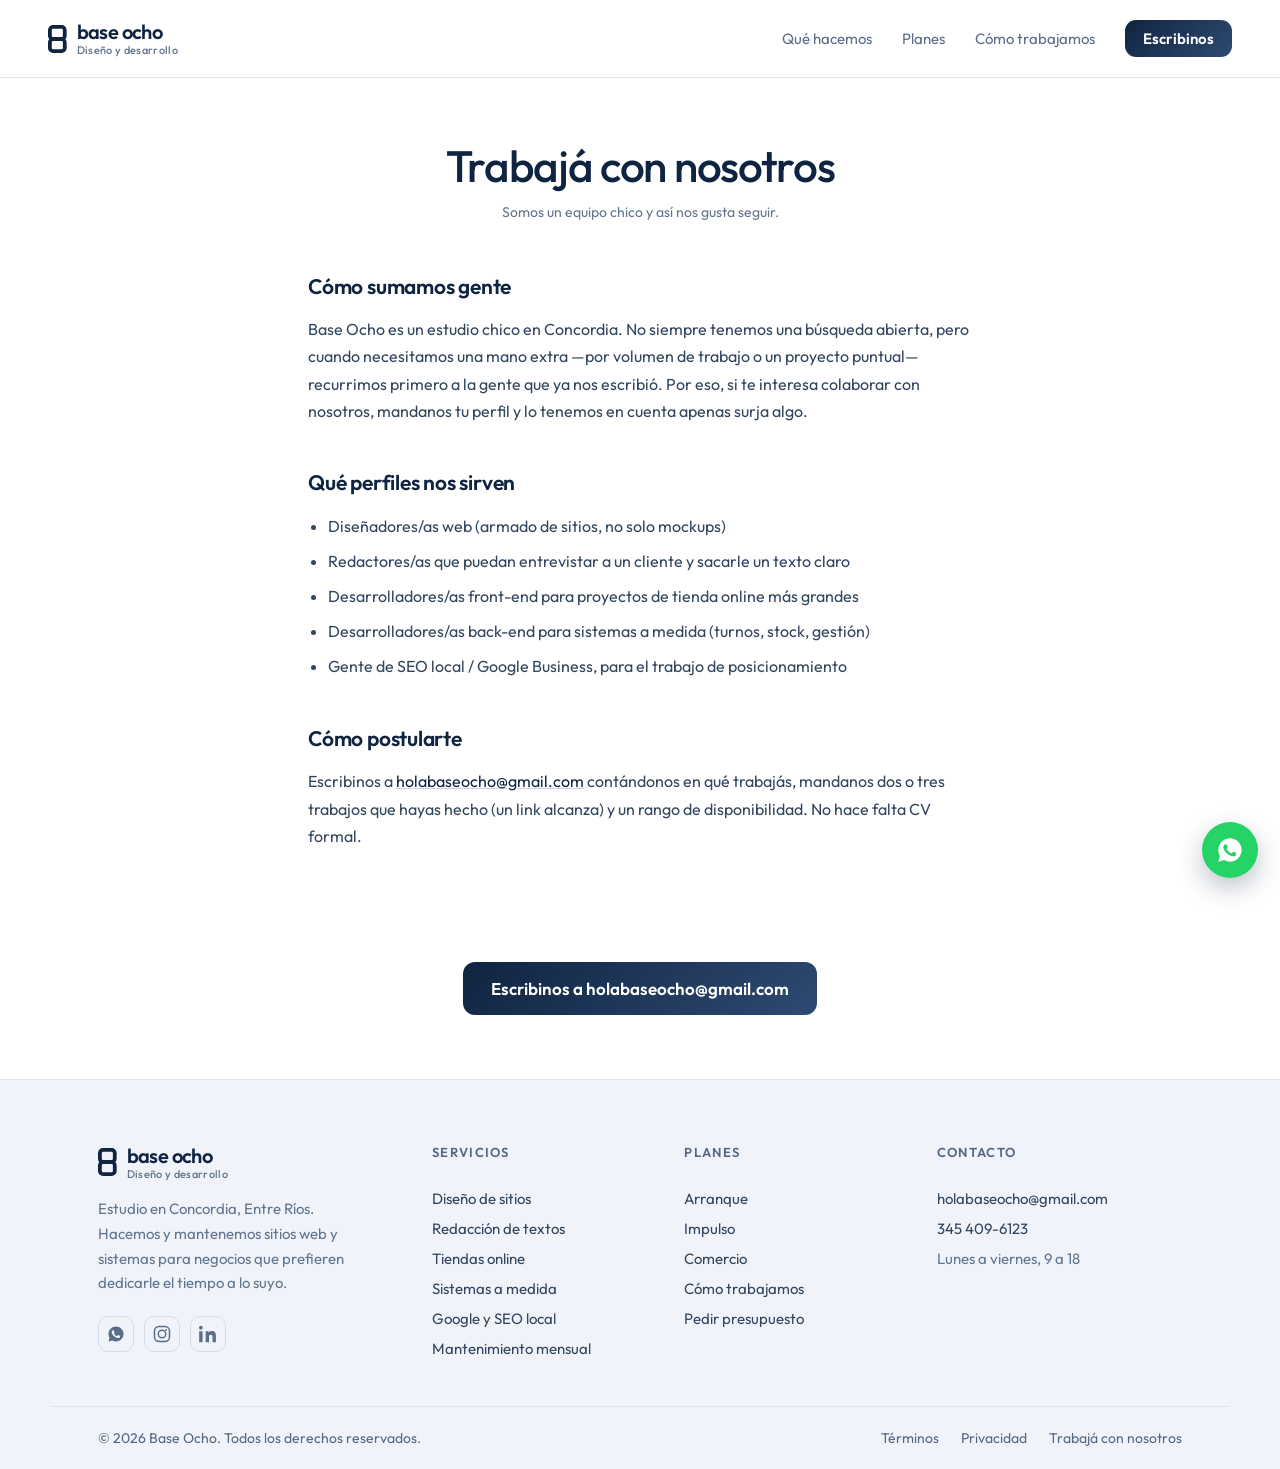
<file: trabaja-con-nosotros.html>
<!DOCTYPE html>
<html lang="es">
<head>
<meta charset="UTF-8">
<meta name="viewport" content="width=device-width, initial-scale=1.0">
<title>Trabajá con nosotros — Base Ocho</title>
<meta name="description" content="Sumate al equipo de Base Ocho: buscamos diseñadores, redactores y desarrolladores freelance en Concordia y alrededores.">
<link rel="icon" href="/favicon.svg" type="image/svg+xml">
<link rel="icon" href="/favicon.ico" sizes="any">
<link rel="apple-touch-icon" href="/apple-touch-icon.png">
<meta property="og:type" content="website">
<meta property="og:site_name" content="Base Ocho">
<meta property="og:title" content="Trabajá con nosotros — Base Ocho">
<meta property="og:description" content="Sumate al equipo de Base Ocho: buscamos diseñadores, redactores y desarrolladores freelance en Concordia y alrededores.">
<meta property="og:image" content="https://baseocho.com/assets/og-image.png">
<meta property="og:url" content="https://baseocho.com/trabaja-con-nosotros">
<meta name="twitter:card" content="summary_large_image">
<link rel="preconnect" href="https://fonts.googleapis.com">
<link rel="preconnect" href="https://fonts.gstatic.com" crossorigin>
<link href="https://fonts.googleapis.com/css2?family=Outfit:wght@300;400;500;600;700&display=swap" rel="stylesheet">
<link rel="stylesheet" href="css/styles.css?v=16">
</head>
<body>

  <header class="site-header">
    <a href="/" class="logo">
      <svg viewBox="0 0 64 96" class="logo-mark" aria-hidden="true">
        <g fill="none" stroke="currentColor" stroke-width="13">
          <rect x="6.5" y="6.5" width="51" height="41" rx="11"></rect>
          <rect x="6.5" y="48.5" width="51" height="41" rx="11"></rect>
        </g>
      </svg>
      <span class="logo-text"><span class="logo-name">base ocho</span><span class="logo-tagline">Diseño y desarrollo</span></span>
    </a>
    <nav class="main-nav">
      <a href="/#hacemos">Qué hacemos</a>
      <a href="/#planes">Planes</a>
      <a href="/#como">Cómo trabajamos</a>
      <a href="/#contacto" class="btn btn-primary btn-small">Escribinos</a>
    </nav>
    <button class="nav-toggle" id="navToggle" aria-label="Abrir menú" aria-expanded="false">
      <span></span><span></span><span></span>
    </button>
  </header>

  <div class="page-hero">
    <h1>Trabajá con nosotros</h1>
    <p class="page-updated">Somos un equipo chico y así nos gusta seguir.</p>
  </div>

  <div class="legal-content">
    <h2>Cómo sumamos gente</h2>
    <p>Base Ocho es un estudio chico en Concordia. No siempre tenemos una búsqueda abierta, pero cuando necesitamos una mano extra —por volumen de trabajo o un proyecto puntual— recurrimos primero a la gente que ya nos escribió. Por eso, si te interesa colaborar con nosotros, mandanos tu perfil y lo tenemos en cuenta apenas surja algo.</p>

    <h2>Qué perfiles nos sirven</h2>
    <ul>
      <li>Diseñadores/as web (armado de sitios, no solo mockups)</li>
      <li>Redactores/as que puedan entrevistar a un cliente y sacarle un texto claro</li>
      <li>Desarrolladores/as front-end para proyectos de tienda online más grandes</li>
      <li>Desarrolladores/as back-end para sistemas a medida (turnos, stock, gestión)</li>
      <li>Gente de SEO local / Google Business, para el trabajo de posicionamiento</li>
    </ul>

    <h2>Cómo postularte</h2>
    <p>Escribinos a <a href="mailto:holabaseocho@gmail.com?subject=Consulta%20desde%20la%20web&body=Hola%20Base%20Ocho%2C%20te%20escribo%20porque%20">holabaseocho@gmail.com</a> contándonos en qué trabajás, mandanos dos o tres trabajos que hayas hecho (un link alcanza) y un rango de disponibilidad. No hace falta CV formal.</p>
  </div>

  <div class="page-cta">
    <a href="mailto:holabaseocho@gmail.com?subject=Consulta%20desde%20la%20web&body=Hola%20Base%20Ocho%2C%20te%20escribo%20porque%20" class="btn btn-primary btn-large">Escribinos a holabaseocho@gmail.com</a>
  </div>

  <footer class="site-footer">
    <div class="footer-grid">
      <div class="footer-brand">
        <div class="logo">
          <svg viewBox="0 0 64 96" class="logo-mark" aria-hidden="true">
            <g fill="none" stroke="currentColor" stroke-width="13">
              <rect x="6.5" y="6.5" width="51" height="41" rx="11"></rect>
              <rect x="6.5" y="48.5" width="51" height="41" rx="11"></rect>
            </g>
          </svg>
          <span class="logo-text"><span class="logo-name">base ocho</span><span class="logo-tagline">Diseño y desarrollo</span></span>
        </div>
        <p>Estudio en Concordia, Entre Ríos. Hacemos y mantenemos sitios web y sistemas para negocios que prefieren dedicarle el tiempo a lo suyo.</p>
        <div class="social-links">
          <a href="https://wa.me/5493454096123?text=Hola%20Base%20Ocho!%20Te%20escribo%20porque%20" aria-label="WhatsApp" target="_blank" rel="noopener"><svg viewBox="0 0 24 24" fill="currentColor" aria-hidden="true"><path d="M12 2C6.48 2 2 6.48 2 12c0 1.85.5 3.58 1.35 5.05L2 22l5.13-1.35A9.94 9.94 0 0 0 12 22c5.52 0 10-4.48 10-10S17.52 2 12 2zm5.2 14.2c-.22.62-1.28 1.2-1.77 1.24-.45.05-.98.24-3.3-.7-2.78-1.14-4.56-3.98-4.7-4.16-.14-.18-1.12-1.49-1.12-2.84 0-1.35.71-2.02.96-2.3.25-.27.55-.34.73-.34h.53c.17 0 .4-.03.62.48.22.51.75 1.77.82 1.9.07.13.11.28.02.46-.09.18-.14.29-.27.45-.14.16-.29.35-.41.47-.14.14-.28.29-.12.57.16.28.72 1.19 1.55 1.93 1.06.95 1.96 1.24 2.24 1.38.28.14.44.12.6-.07.16-.19.68-.79.86-1.06.18-.27.36-.22.6-.13.24.09 1.53.72 1.79.85.26.13.44.2.5.31.06.11.06.63-.16 1.25z"/></svg></a>
          <a href="/#contacto" aria-label="Instagram"><svg viewBox="0 0 24 24" fill="none" stroke="currentColor" stroke-width="2" aria-hidden="true"><rect x="2" y="2" width="20" height="20" rx="6"/><circle cx="12" cy="12" r="5"/><circle cx="17.5" cy="6.5" r="1.2" fill="currentColor" stroke="none"/></svg></a>
          <a href="/#contacto" aria-label="LinkedIn"><svg viewBox="0 0 24 24" fill="currentColor" aria-hidden="true"><path d="M4.98 3.5C4.98 4.88 3.87 6 2.49 6S0 4.88 0 3.5 1.11 1 2.49 1s2.49 1.12 2.49 2.5zM.24 8.25h4.5V23h-4.5V8.25zM8.5 8.25h4.31v2.01h.06c.6-1.14 2.07-2.34 4.26-2.34 4.56 0 5.4 3 5.4 6.9V23h-4.5v-6.5c0-1.55-.03-3.55-2.16-3.55-2.17 0-2.5 1.7-2.5 3.44V23h-4.5V8.25z"/></svg></a>
        </div>
      </div>
      <div class="footer-col">
        <div class="footer-heading">Servicios</div>
        <a href="/#hacemos">Diseño de sitios</a>
        <a href="/#hacemos">Redacción de textos</a>
        <a href="/#hacemos">Tiendas online</a>
        <a href="/#planes">Sistemas a medida</a>
        <a href="/#hacemos">Google y SEO local</a>
        <a href="/#hacemos">Mantenimiento mensual</a>
      </div>
      <div class="footer-col">
        <div class="footer-heading">Planes</div>
        <a href="/#planes">Arranque</a>
        <a href="/#planes">Impulso</a>
        <a href="/#planes">Comercio</a>
        <a href="/#como">Cómo trabajamos</a>
        <a href="/#contacto">Pedir presupuesto</a>
      </div>
      <div class="footer-col">
        <div class="footer-heading">Contacto</div>
        <a href="mailto:holabaseocho@gmail.com?subject=Consulta%20desde%20la%20web&body=Hola%20Base%20Ocho%2C%20te%20escribo%20porque%20">holabaseocho@gmail.com</a>
        <a href="tel:+5493454096123">345 409-6123</a>
        <span class="muted">Lunes a viernes, 9 a 18</span>
      </div>
    </div>
    <div class="footer-bottom">
      <span>© 2026 Base Ocho. Todos los derechos reservados.</span>
      <div class="footer-bottom-links">
        <a href="/terminos">Términos</a>
        <a href="/privacidad">Privacidad</a>
        <a href="/trabaja-con-nosotros">Trabajá con nosotros</a>
      </div>
    </div>
  </footer>

  <a href="https://wa.me/5493454096123?text=Hola%20Base%20Ocho!%20Te%20escribo%20porque%20" class="whatsapp-float" target="_blank" rel="noopener" aria-label="Escribinos por WhatsApp">
    <svg viewBox="0 0 24 24" fill="currentColor" aria-hidden="true"><path d="M12 2C6.48 2 2 6.48 2 12c0 1.85.5 3.58 1.35 5.05L2 22l5.13-1.35A9.94 9.94 0 0 0 12 22c5.52 0 10-4.48 10-10S17.52 2 12 2zm5.2 14.2c-.22.62-1.28 1.2-1.77 1.24-.45.05-.98.24-3.3-.7-2.78-1.14-4.56-3.98-4.7-4.16-.14-.18-1.12-1.49-1.12-2.84 0-1.35.71-2.02.96-2.3.25-.27.55-.34.73-.34h.53c.17 0 .4-.03.62.48.22.51.75 1.77.82 1.9.07.13.11.28.02.46-.09.18-.14.29-.27.45-.14.16-.29.35-.41.47-.14.14-.28.29-.12.57.16.28.72 1.19 1.55 1.93 1.06.95 1.96 1.24 2.24 1.38.28.14.44.12.6-.07.16-.19.68-.79.86-1.06.18-.27.36-.22.6-.13.24.09 1.53.72 1.79.85.26.13.44.2.5.31.06.11.06.63-.16 1.25z"/></svg>
  </a>

  <script src="js/script.js?v=11"></script>
</body>
</html>
</file>
<file: css/styles.css>
:root {
  --navy: #0F2440;
  --navy-2: #2E4A72;
  --accent: #2E4A72;
  --accent-2: #0F2440;
  --accent-soft: #E9F0F8;
  --accent-line: rgba(15,36,64,0.35);
  --bg: #FFFFFF;
  --bg-alt: #F0F4FA;
  --panel: #F5F8FC;
  --panel-hover: #E9F0F8;
  --border: #DCE4EE;
  --border-2: #D3DCE8;
  --border-3: #C9D4E2;
  --text-muted-1: #5A6E8A;
  --text-muted-2: #63768F;
  --text-muted-3: #33465F;
  --text-muted-4: #556883;
  --radius: 18px;
}

* { margin: 0; padding: 0; box-sizing: border-box; }

html { scroll-behavior: smooth; }

body {
  background: var(--bg);
  color: var(--navy);
  font-family: 'Outfit', Helvetica, Arial, sans-serif;
  -webkit-font-smoothing: antialiased;
  overflow-x: hidden;
}

a { color: var(--navy); }
a:hover { color: var(--navy-2); }
::selection { background: var(--navy); color: #FFFFFF; }

img, svg { display: block; max-width: 100%; }

.grad-text {
  color: var(--accent-2);
}

/* Buttons */
.btn {
  display: inline-flex;
  align-items: center;
  justify-content: center;
  text-decoration: none;
  font-family: inherit;
  font-weight: 600;
  border-radius: 11px;
  cursor: pointer;
  border: none;
  transition: transform .25s, box-shadow .25s, background .25s, border-color .25s, color .25s;
}
.btn-primary {
  background: linear-gradient(135deg, var(--navy), var(--navy-2));
  color: #FFFFFF;
}
.btn-primary:hover { transform: translateY(-2px); box-shadow: 0 14px 30px rgba(15,36,64,0.16); color: #FFFFFF; }
.btn-outline {
  border: 1px solid var(--border-3);
  color: var(--navy);
  background: transparent;
}
.btn-outline:hover { border-color: var(--navy); background: rgba(15,36,64,0.08); color: var(--navy); }
.btn-ghost {
  border: 1px solid var(--border-2);
  color: #33465F;
  background: transparent;
}
.btn-ghost:hover { border-color: var(--navy); transform: translateY(-3px); background: rgba(15,36,64,0.08); color: var(--navy); }
.btn-small { padding: 9px 18px; font-size: 15px; }
.btn-large { padding: 16px 28px; font-size: 17px; border-radius: 12px; }
.plan-card .btn { display: block; text-align: center; width: 100%; padding: 13px; font-size: 16px; margin-bottom: 28px; }

/* Header */
.site-header {
  display: flex;
  align-items: center;
  justify-content: space-between;
  gap: 24px;
  padding: 20px 48px;
  position: sticky;
  top: 0;
  background: rgba(255,255,255,0.88);
  backdrop-filter: blur(14px);
  border-bottom: 1px solid var(--border);
  z-index: 30;
}
.logo {
  display: flex;
  align-items: center;
  gap: 10px;
  text-decoration: none;
  color: var(--navy);
}
.logo-mark { height: 28px; width: auto; color: var(--navy); flex-shrink: 0; }
.logo-text { display: flex; flex-direction: column; line-height: 1.2; }
.logo-name { font-size: 20px; font-weight: 600; letter-spacing: -0.03em; color: var(--navy); }
.logo-tagline { font-size: 11px; font-weight: 500; letter-spacing: 0.03em; color: var(--text-muted-2); }

.main-nav { display: flex; align-items: center; gap: 30px; font-size: 15px; }
.main-nav a:not(.btn) { color: var(--text-muted-1); text-decoration: none; transition: color .25s; }
.main-nav a:not(.btn):hover { color: var(--navy); }

.nav-toggle {
  display: none;
  flex-direction: column;
  justify-content: center;
  gap: 5px;
  width: 34px;
  height: 34px;
  background: none;
  border: none;
  cursor: pointer;
}
.nav-toggle span { display: block; height: 2px; background: var(--navy); border-radius: 2px; }

/* Hero */
.hero { position: relative; overflow: hidden; }
.blob {
  position: absolute;
  border-radius: 50%;
  filter: blur(30px);
  pointer-events: none;
  background: radial-gradient(circle, rgba(15,36,64,0.06), transparent 68%);
}
.blob-a { top: -180px; left: 8%; width: 620px; height: 620px; animation: floatA 19s ease-in-out infinite; }
.blob-b { top: -60px; right: 2%; width: 560px; height: 560px; background: radial-gradient(circle, rgba(15,36,64,0.05), transparent 68%); animation: floatB 23s ease-in-out infinite; }
.blob-c { top: 220px; left: 44%; width: 420px; height: 420px; background: radial-gradient(circle, rgba(15,36,64,0.05), transparent 70%); animation: floatB 27s ease-in-out infinite; }
.contact-blob { top: 40px; right: 6%; width: 520px; height: 520px; background: radial-gradient(circle, rgba(15,36,64,0.05), transparent 70%); animation: floatB 21s ease-in-out infinite; }

@keyframes floatA { 0%,100% { transform: translate3d(0,0,0) scale(1); } 50% { transform: translate3d(60px,-40px,0) scale(1.12); } }
@keyframes floatB { 0%,100% { transform: translate3d(0,0,0) scale(1.05); } 50% { transform: translate3d(-70px,50px,0) scale(0.92); } }

.hero-inner {
  position: relative;
  max-width: 1180px;
  margin: 0 auto;
  padding: 96px 48px 72px;
  text-align: center;
  z-index: 1;
}
.hero-inner h1 {
  font-size: clamp(34px, 5.5vw, 68px);
  line-height: 1.05;
  letter-spacing: -0.035em;
  font-weight: 500;
  margin: 0 auto 28px;
  max-width: 920px;
  text-wrap: pretty;
}
.hero-lead {
  font-size: clamp(16px, 2vw, 21px);
  line-height: 1.6;
  color: var(--text-muted-1);
  margin: 0 auto 40px;
  max-width: 660px;
}
.hero-ctas { display: flex; gap: 16px; align-items: center; flex-wrap: wrap; justify-content: center; }

/* Marquee */
.marquee {
  border-top: 1px solid var(--border);
  border-bottom: 1px solid var(--border);
  overflow: hidden;
  padding: 18px 0;
  background: var(--bg-alt);
}
.marquee-track { display: flex; width: max-content; animation: marquee 34s linear infinite; }
.marquee-group { display: flex; gap: 12px; padding-right: 12px; font-size: 16px; color: var(--text-muted-4); white-space: nowrap; }
.marquee-group .dot { color: var(--accent); margin: 0 8px; }
@keyframes marquee { from { transform: translateX(0); } to { transform: translateX(-50%); } }

/* Sections */
.section { max-width: 1180px; margin: 0 auto; padding: 88px 48px; }
.section-alt { max-width: none; background: var(--bg-alt); border-top: 1px solid var(--border); }
.section-alt > * { max-width: 1180px; margin-left: auto; margin-right: auto; }
.section-title {
  font-size: clamp(30px, 4vw, 44px);
  line-height: 1.08;
  letter-spacing: -0.03em;
  font-weight: 500;
  margin: 0 auto 48px;
  text-align: center;
}
.section-lead {
  font-size: 18px;
  color: var(--text-muted-1);
  margin: -24px auto 40px;
  max-width: 620px;
  line-height: 1.6;
  text-align: center;
}

.grid { display: grid; gap: 20px; }
.grid-3 { grid-template-columns: repeat(3, 1fr); }
.grid-4 { grid-template-columns: repeat(4, 1fr); gap: 36px; }

.card {
  background: var(--panel);
  border: 1px solid var(--border);
  border-top: 3px solid var(--navy);
  border-radius: var(--radius);
  padding: 34px 28px;
  text-align: center;
  transition: transform .3s, background .3s;
}
.card:hover { transform: translateY(-6px); background: var(--panel-hover); }
.card h3 { font-size: 23px; font-weight: 500; margin: 0 0 12px; letter-spacing: -0.02em; }
.card p { font-size: 16px; line-height: 1.65; color: var(--text-muted-1); text-wrap: pretty; }

/* Pricing */
#planes { text-align: center; }
.plan-toggle {
  display: inline-flex;
  gap: 4px;
  margin: 0 auto 36px;
  padding: 4px;
  border-radius: 999px;
  background: var(--panel);
  border: 1px solid var(--border-2);
}
.plan-toggle-btn {
  padding: 10px 22px;
  border: none;
  border-radius: 999px;
  background: transparent;
  color: var(--text-muted-2);
  font-family: inherit;
  font-size: 15px;
  font-weight: 600;
  cursor: pointer;
  transition: background .2s, color .2s;
}
.plan-toggle-btn.is-active { background: var(--navy); color: #FFFFFF; }
.plan-toggle-btn:not(.is-active):hover { background: var(--panel-hover); color: var(--navy); }

.plan-group-lead {
  font-size: 15px;
  font-weight: 600;
  color: var(--navy-2);
  margin: 0 0 24px;
  text-align: center;
}

.pricing-grid { align-items: stretch; }
.plan-card {
  background: var(--panel);
  border: 1px solid var(--border);
  border-radius: 20px;
  padding: 36px 30px;
  text-align: center;
  transition: transform .3s, border-color .3s;
  display: flex;
  flex-direction: column;
}
.plan-card:hover { transform: translateY(-6px); border-color: var(--navy); }
.plan-card h3 { font-size: 19px; font-weight: 600; margin: 0 0 6px; color: var(--navy); }
.plan-price { font-size: 26px; font-weight: 700; color: var(--navy); margin: 0 0 10px; }
.plan-price span { display: block; font-size: 12px; font-weight: 500; color: var(--text-muted-1); text-transform: uppercase; letter-spacing: .04em; margin-top: 2px; }
.plan-desc { font-size: 15px; color: var(--text-muted-2); margin: 0 0 28px; line-height: 1.5; min-height: 66px; }
.plan-features { list-style: none; display: grid; gap: 11px; font-size: 15px; color: var(--text-muted-3); line-height: 1.5; text-align: left; }
.plan-features li::before { content: "✓ "; color: var(--accent-2); font-weight: 700; }
.plan-maintenance { font-size: 13px; color: var(--text-muted-1); margin: 18px 0 0; line-height: 1.5; }

.plan-featured {
  position: relative;
  background: linear-gradient(160deg, #EDF3FB, #F9FBFE);
  border: 1px solid var(--accent-line);
  box-shadow: 0 26px 70px rgba(15,36,64,0.10);
}
.plan-featured:hover { transform: translateY(-8px); }

.plans-footnote {
  font-size: 15px;
  color: var(--text-muted-2);
  margin: 28px auto 0;
  max-width: 640px;
  line-height: 1.6;
  text-align: center;
}

/* Steps */
.step-num {
  width: 44px;
  height: 44px;
  margin: 0 auto 18px;
  border-radius: 14px;
  background: var(--accent-soft);
  border: 1px solid var(--accent-line);
  color: var(--accent-2);
  font-size: 15px;
  font-weight: 700;
  display: flex;
  align-items: center;
  justify-content: center;
}
.step { text-align: center; }
.step h3 { font-size: 21px; font-weight: 500; margin: 0 0 10px; letter-spacing: -0.01em; }
.step p { font-size: 16px; line-height: 1.6; color: var(--text-muted-1); }

/* FAQ */
.faq-list { display: grid; gap: 12px; max-width: 780px; margin: 0 auto; }
.faq-item {
  background: var(--panel);
  border: 1px solid var(--border);
  border-radius: 14px;
  padding: 0 22px;
}
.faq-item summary {
  list-style: none;
  cursor: pointer;
  padding: 18px 0;
  font-size: 17px;
  font-weight: 600;
  color: var(--navy);
  display: flex;
  align-items: center;
  justify-content: space-between;
  gap: 16px;
}
.faq-item summary::-webkit-details-marker { display: none; }
.faq-item summary::after {
  content: "+";
  font-size: 24px;
  font-weight: 400;
  color: var(--text-muted-2);
  transition: transform .25s;
  flex-shrink: 0;
}
.faq-item[open] summary::after { transform: rotate(45deg); }
.faq-item p { font-size: 15px; line-height: 1.6; color: var(--text-muted-1); margin: 0 0 20px; text-wrap: pretty; }

/* Contact */
.contact-section { position: relative; overflow: hidden; }
.contact-inner { position: relative; max-width: 620px; margin: 0 auto; text-align: center; z-index: 1; }
.contact-inner h2 {
  font-size: clamp(28px, 4.5vw, 50px);
  line-height: 1.05;
  letter-spacing: -0.03em;
  font-weight: 500;
  margin: 0 0 20px;
  text-wrap: pretty;
}
.contact-inner > p { font-size: 18px; line-height: 1.65; color: var(--text-muted-1); margin: 0 0 36px; text-wrap: pretty; }

.contact-form[hidden] { display: none; }
.contact-form { display: grid; gap: 12px; text-align: left; }
.contact-form input, .contact-form textarea {
  background: var(--panel);
  border: 1px solid var(--border-2);
  border-radius: 11px;
  padding: 15px 16px;
  font-size: 16px;
  color: var(--navy);
  font-family: inherit;
  outline: none;
  transition: border-color .25s, background .25s;
}
.contact-form input:focus, .contact-form textarea:focus { border-color: var(--navy); background: var(--panel-hover); }
.contact-form textarea { resize: vertical; }
.contact-form button { padding: 15px; font-size: 16px; }

/* Wizard */
.wizard-plan-banner[hidden] { display: none; }
.wizard-plan-banner {
  display: flex;
  flex-wrap: wrap;
  align-items: center;
  gap: 8px;
  margin: 0 0 16px;
  padding: 12px 16px;
  border-radius: 12px;
  background: var(--panel);
  border: 1px solid var(--border-2);
  font-size: 14px;
  color: var(--text-muted-3);
}
.wizard-plan-banner strong { color: var(--navy); }
.link-reset {
  margin-left: auto;
  padding: 0;
  border: none;
  background: none;
  color: var(--text-muted-2);
  font-size: 13px;
  text-decoration: underline;
  cursor: pointer;
}
.link-reset:hover { color: var(--navy); }

.wizard-progress { display: flex; gap: 6px; margin-bottom: 10px; }
.wizard-progress .segment { flex: 1; height: 4px; border-radius: 999px; background: var(--border-2); transition: background .3s; }
.wizard-progress .segment.is-filled { background: var(--navy); }
.wizard-step-count {
  font-size: 12px;
  font-weight: 600;
  color: var(--text-muted-2);
  letter-spacing: 0.08em;
  text-transform: uppercase;
  margin: 0 0 22px;
}

.wizard-step { display: none; }
.wizard-step.is-active { display: grid; gap: 14px; animation: wizard-in .35s ease; }
@keyframes wizard-in { from { opacity: 0; transform: translateY(8px); } to { opacity: 1; transform: none; } }
.wizard-question { font-size: 21px; font-weight: 500; color: var(--navy); margin: 0; letter-spacing: -0.01em; }
.wizard-optional { font-size: 14px; font-weight: 400; color: var(--text-muted-2); }

.option-cards { display: grid; gap: 10px; }
.option-card { position: relative; }
.option-card input[type="radio"] { position: absolute; inset: 0; opacity: 0; margin: 0; cursor: pointer; }
.option-card span {
  display: block;
  padding: 16px 18px;
  border: 1px solid var(--border-2);
  border-radius: 12px;
  background: var(--panel);
  font-size: 16px;
  color: var(--text-muted-3);
  transition: border-color .2s, background .2s, color .2s;
}
.option-card input[type="radio"]:checked + span {
  border-color: var(--navy);
  background: var(--navy);
  color: #FFFFFF;
  font-weight: 600;
}
.option-card input[type="radio"]:focus-visible + span { outline: 2px solid var(--navy); outline-offset: 2px; }

.wizard-nav { display: flex; justify-content: space-between; align-items: center; margin-top: 4px; }
.wizard-nav .btn { min-width: 130px; }

.wizard-step.shake { animation: wizard-shake .3s; }
@keyframes wizard-shake { 25% { transform: translateX(-6px); } 75% { transform: translateX(6px); } }

.form-status { min-height: 20px; margin-top: 12px; font-size: 15px; color: var(--navy-2); }
.form-status.is-success { font-size: 18px; font-weight: 600; color: var(--navy); }

.contact-links { display: flex; gap: 24px; justify-content: center; flex-wrap: wrap; font-size: 17px; color: var(--text-muted-3); margin-top: 32px; }
.contact-links a { text-decoration: none; border-bottom: 1px solid var(--border-3); padding-bottom: 2px; transition: color .25s, border-color .25s; }
.contact-links a:hover { color: var(--navy); border-color: var(--navy); }
.contact-hours { color: var(--text-muted-2); font-size: 15px; margin: 14px 0 0; }

/* Simple content pages (términos, privacidad, trabajá con nosotros) */
.page-hero {
  max-width: 760px;
  margin: 0 auto;
  padding: 64px 48px 8px;
  text-align: center;
}
.page-hero h1 {
  font-size: clamp(30px, 4vw, 44px);
  line-height: 1.1;
  letter-spacing: -0.03em;
  font-weight: 500;
  margin: 0 0 12px;
}
.page-hero .page-updated { font-size: 14px; color: var(--text-muted-2); }

.legal-content {
  max-width: 760px;
  margin: 0 auto;
  padding: 40px 48px 96px;
  font-size: 16px;
  line-height: 1.7;
  color: var(--text-muted-3);
}
.legal-content h2 {
  font-size: 21px;
  font-weight: 600;
  color: var(--navy);
  letter-spacing: -0.01em;
  margin: 40px 0 12px;
}
.legal-content h2:first-child { margin-top: 0; }
.legal-content p { margin: 0 0 16px; }
.legal-content ul { margin: 0 0 16px; padding-left: 20px; }
.legal-content li { margin-bottom: 8px; }
.legal-content a { color: var(--navy); text-decoration: underline; text-decoration-color: var(--border-3); }
.legal-content a:hover { text-decoration-color: var(--navy); }

.page-cta {
  max-width: 760px;
  margin: 0 auto;
  padding: 0 48px 64px;
  text-align: center;
}

@media (max-width: 720px) {
  .page-hero, .legal-content, .page-cta { padding-left: 20px; padding-right: 20px; }
}

/* Footer */
.site-footer { border-top: 1px solid var(--border); background: var(--bg-alt); }
.footer-grid {
  max-width: 1180px;
  margin: 0 auto;
  padding: 64px 48px 0;
  display: grid;
  grid-template-columns: 1.4fr 1fr 1fr 1.2fr;
  gap: 48px;
  text-align: left;
}
.footer-brand .logo { margin-bottom: 16px; }
.footer-brand p { font-size: 15px; line-height: 1.65; color: var(--text-muted-2); margin: 0 0 20px; max-width: 280px; }
.social-links { display: flex; gap: 10px; }
.social-links a {
  width: 36px; height: 36px;
  border-radius: 10px;
  border: 1px solid var(--border-2);
  color: var(--text-muted-1);
  font-size: 13px;
  font-weight: 600;
  display: flex; align-items: center; justify-content: center;
  text-decoration: none;
  transition: border-color .25s, color .25s, transform .25s;
}
.social-links a:hover { border-color: var(--navy); color: var(--navy); transform: translateY(-2px); }
.social-links svg { width: 18px; height: 18px; }

.footer-heading { font-size: 13px; letter-spacing: 0.1em; text-transform: uppercase; color: var(--text-muted-4); font-weight: 600; margin-bottom: 18px; }
.footer-col { display: flex; flex-direction: column; gap: 11px; font-size: 15px; }
.footer-col a { color: var(--text-muted-3); text-decoration: none; transition: color .25s; }
.footer-col a:hover { color: var(--navy); }
.footer-col .muted { color: var(--text-muted-2); }

.footer-bottom {
  max-width: 1180px;
  margin: 48px auto 0;
  padding: 22px 48px;
  border-top: 1px solid var(--border);
  display: flex;
  justify-content: space-between;
  align-items: center;
  gap: 20px;
  flex-wrap: wrap;
  font-size: 14px;
  color: var(--text-muted-4);
}
.footer-bottom-links { display: flex; gap: 22px; }
.footer-bottom-links a { color: var(--text-muted-4); text-decoration: none; transition: color .25s; }
.footer-bottom-links a:hover { color: var(--text-muted-3); }

/* Reveal-on-scroll */
[data-reveal] {
  opacity: 0;
  transform: translateY(22px);
  transition: opacity .7s cubic-bezier(.2,.7,.3,1), transform .7s cubic-bezier(.2,.7,.3,1);
}
[data-reveal].is-visible { opacity: 1; transform: none; }

@media (prefers-reduced-motion: reduce) {
  .blob, .marquee-track { animation: none; }
  [data-reveal] { opacity: 1; transform: none; transition: none; }
}

/* Responsive */
@media (max-width: 900px) {
  .grid-3 { grid-template-columns: 1fr 1fr; }
  .grid-4 { grid-template-columns: 1fr 1fr; }
  .footer-grid { grid-template-columns: 1fr 1fr; }
}

@media (max-width: 720px) {
  .site-header { padding: 16px 20px; }
  .main-nav { display: none; }
  .nav-toggle { display: flex; }
  .site-header.nav-open .main-nav {
    display: flex;
    position: absolute;
    top: 100%; left: 0; right: 0;
    flex-direction: column;
    align-items: flex-start;
    gap: 4px;
    background: #FFFFFF;
    border-bottom: 1px solid var(--border);
    padding: 16px 20px 20px;
  }
  .site-header.nav-open .main-nav a:not(.btn) { padding: 8px 0; width: 100%; }
  .site-header.nav-open .main-nav .btn { margin-top: 8px; }

  .hero-inner { padding: 56px 20px 48px; }
  .section { padding: 64px 20px; }
  .section-lead { margin-top: 0; }
  .grid-3, .grid-4 { grid-template-columns: 1fr; }
  .footer-grid { grid-template-columns: 1fr; padding: 48px 20px 0; }
  .footer-bottom { padding: 22px 20px; }
}

/* Floating WhatsApp button */
.whatsapp-float {
  position: fixed;
  right: 22px;
  bottom: 22px;
  z-index: 40;
  width: 56px;
  height: 56px;
  border-radius: 50%;
  background: #25D366;
  color: #FFFFFF;
  display: flex;
  align-items: center;
  justify-content: center;
  box-shadow: 0 10px 26px rgba(15,36,64,0.28);
  transition: transform .25s, box-shadow .25s;
}
.whatsapp-float:hover { transform: translateY(-3px) scale(1.06); box-shadow: 0 14px 32px rgba(15,36,64,0.34); color: #FFFFFF; }
.whatsapp-float svg { width: 28px; height: 28px; }

@media (max-width: 640px) {
  .whatsapp-float { right: 14px; bottom: 14px; width: 52px; height: 52px; }
  .whatsapp-float svg { width: 26px; height: 26px; }
}
</file>
